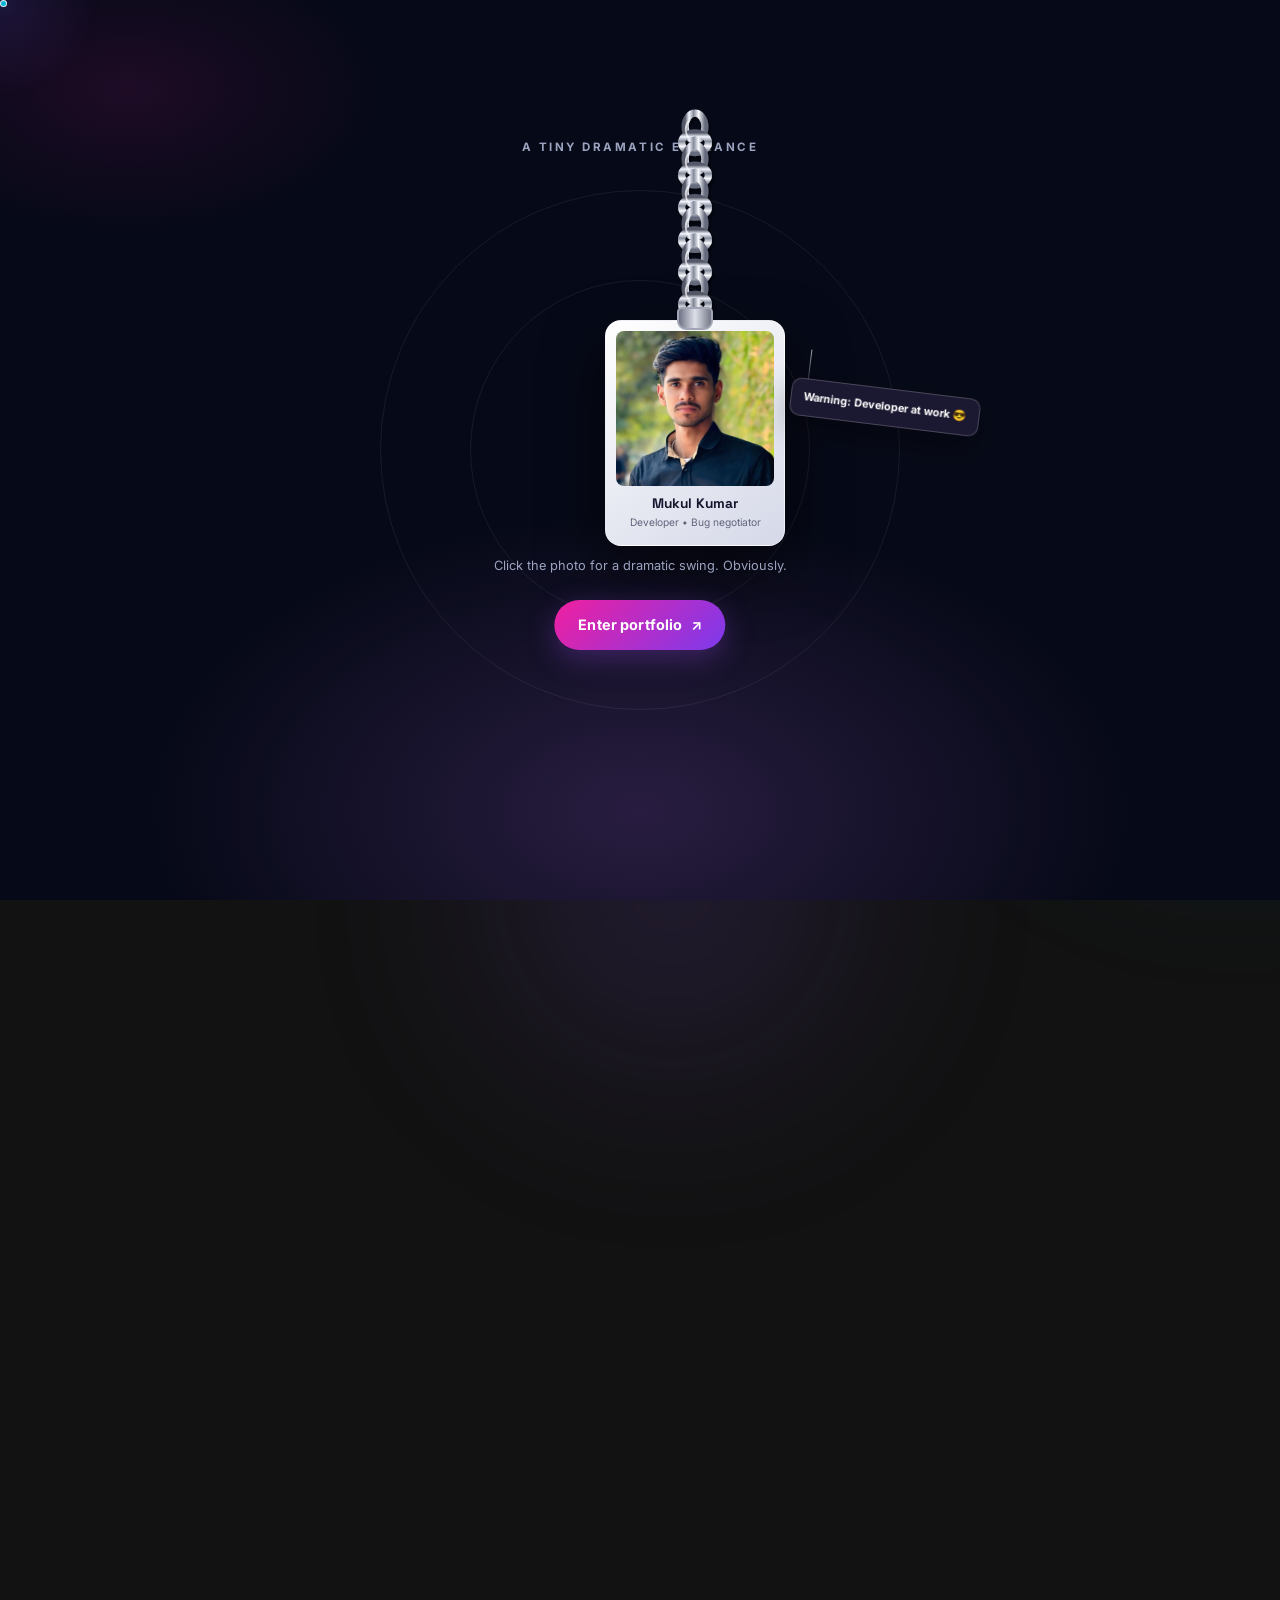
<file: index.html>
<!DOCTYPE html>
<html lang="en">
<head>
  <meta charset="UTF-8">
  <meta name="viewport" content="width=device-width, initial-scale=1.0">
  <meta name="theme-color" content="#0b1026">
  <meta name="description" content="Mukul Kumar — developer, chai enthusiast, and professional tab collector.">
  <title>Mukul Kumar — Developer &amp; Professional Tab Collector</title>
  <link rel="stylesheet" href="style.css">
  <script src="script.js" defer></script>
</head>
<body class="intro-active" data-page="home">
  <div class="bg-orb orb-one" aria-hidden="true"></div><div class="bg-orb orb-two" aria-hidden="true"></div><div class="bg-orb orb-three" aria-hidden="true"></div><span class="cursor-glow" aria-hidden="true"></span>
  <div class="intro" id="intro" role="dialog" aria-label="Portfolio introduction">
    <div class="intro-content">
      <span class="intro-label">A tiny dramatic entrance</span>
      <div class="chain-swing">
        <svg class="chain-svg" viewBox="0 0 78 230" role="img" aria-label="A hanging metal chain">
          <defs>
            <linearGradient id="metal" x1="0" x2="1">
              <stop offset="0" stop-color="#555967"/><stop offset=".2" stop-color="#f3f5ff"/><stop offset=".43" stop-color="#858b9a"/><stop offset=".68" stop-color="#f9faff"/><stop offset="1" stop-color="#656b7c"/>
            </linearGradient>
            <filter id="chain-shadow" x="-80%" y="-20%" width="260%" height="150%"><feDropShadow dx="2" dy="3" stdDeviation="2" flood-color="#000" flood-opacity=".55"/></filter>
          </defs>
          <g class="chain-metal">
            <ellipse cx="39" cy="7" rx="11" ry="15"/><ellipse cx="39" cy="25" rx="11" ry="15" transform="rotate(90 39 25)"/>
            <ellipse cx="39" cy="43" rx="11" ry="15"/><ellipse cx="39" cy="61" rx="11" ry="15" transform="rotate(90 39 61)"/>
            <ellipse cx="39" cy="79" rx="11" ry="15"/><ellipse cx="39" cy="97" rx="11" ry="15" transform="rotate(90 39 97)"/>
            <ellipse cx="39" cy="115" rx="11" ry="15"/><ellipse cx="39" cy="133" rx="11" ry="15" transform="rotate(90 39 133)"/>
            <ellipse cx="39" cy="151" rx="11" ry="15"/><ellipse cx="39" cy="169" rx="11" ry="15" transform="rotate(90 39 169)"/>
            <ellipse cx="39" cy="187" rx="11" ry="15"/><ellipse cx="39" cy="205" rx="11" ry="15" transform="rotate(90 39 205)"/>
            <ellipse cx="39" cy="223" rx="11" ry="15"/>
          </g>
          <g class="chain-highlight"><path d="M32 1c-5 6-4 14 0 19M32 37c-5 6-4 14 0 19M32 73c-5 6-4 14 0 19M32 109c-5 6-4 14 0 19M32 145c-5 6-4 14 0 19M32 181c-5 6-4 14 0 19"/></g>
        </svg>
        <div class="id-card swing-trigger" tabindex="0" role="button" aria-label="Click or hover to swing the photo">
          <span class="card-clip"></span><div class="photo-wrap"><img src="my photo.jpeg" alt="Mukul Kumar profile photo"></div>
          <p class="card-name">Mukul Kumar</p><p class="card-role"> Developer • Bug negotiator</p>
        </div>
        <span class="warning-tag">Warning: Developer at work 😎</span>
      </div>
      <p class="intro-hint">Click the photo for a dramatic swing. Obviously.</p>
      <button class="button enter-button" id="enter-button" type="button">Enter portfolio <span aria-hidden="true">↗</span></button>
    </div>
  </div>

  <div class="site" id="site" inert>
    <header class="navbar"><nav class="container nav-inner" aria-label="Main navigation">
      <a class="brand" href="index.html" aria-current="page">mukul<span>.</span></a>
      <ul class="nav-links" id="nav-links">
        <li><a href="index.html" aria-current="page">Home</a></li><li><a href="about.html">About</a></li><li><a href="skills.html">Skills</a></li><li><a href="projects.html">Projects</a></li><li><a href="experience.html">Experience</a></li><li><a href="fun.html">Fun</a></li><li><a href="contact.html">Contact</a></li>
      </ul>
      <div class="nav-actions"><button class="theme-toggle" id="theme-toggle" type="button" aria-label="Switch to light theme" title="Toggle theme"><span id="theme-icon" aria-hidden="true">☀️</span></button><button class="menu-toggle" id="menu-toggle" type="button" aria-expanded="false" aria-controls="nav-links" aria-label="Open navigation menu"><span aria-hidden="true">☰</span></button></div>
    </nav></header>
    <main>
      <section class="hero" id="home"><div class="container hero-grid">
        <div class="reveal"><span class="availability"><span class="availability-dot"></span> Available for interesting things</span>
          <h1>Hey, I'm<br><span class="gradient-text">Mukul Kumar.</span></h1>
          <p class="hero-tagline"><span id="typing-text"></span><span class="typing-caret" aria-hidden="true"></span></p>
          <p class="hero-copy">I turn <strong>“this should be easy”</strong> into surprisingly good digital experiences — and occasionally into 37 open tabs.</p>
          <div class="hero-buttons"><a class="button" data-magnetic href="projects.html">View Projects <span aria-hidden="true">↘</span></a><a class="button button-secondary" data-magnetic href="contact.html">Contact Me <span aria-hidden="true">☕</span></a></div>
          <div class="hero-meta"><span class="avatar-stack" aria-hidden="true"><span class="mini-avatar">JS</span><span class="mini-avatar">CSS</span><span class="mini-avatar">☕</span></span><span>Built with curiosity &amp; questionable sleep hours</span></div>
        </div>
        <div class="hero-art reveal reveal-delay-2" aria-label="Developer portrait"><div class="hero-portrait"><img src="my photo.jpeg" alt="Portrait of Mukul Kumar"></div><span class="float-chip chip-code">{ "code": "I am a Happy Person" } ✨</span><span class="float-chip chip-coffee">"Fuel": "Team Work"</span> </div>
      </div></section>
      <section class="section"><div class="container">
        <div class="section-heading reveal"><span class="eyebrow">A quick intro</span><h2>Professional enough.<br><span class="gradient-text">Human enough.</span></h2><p>Yes, I also Google things I have Googled before.</p></div>
        <div class="bento-grid">
          <article class="bento-card glass bento-wide reveal"><span class="bento-icon" aria-hidden="true">🧠</span><h3>Curious by default. Developer by choice.</h3><p>I like making the web useful, thoughtful, and a little more fun. Clean code, tiny details, and buttons that actually do the thing: the dream.</p></article>
          <article class="bento-card glass reveal reveal-delay-1"><span class="bento-icon" aria-hidden="true">☕</span><h3>Powered by chai</h3><p>My build process has a very reliable hot beverage dependency.</p></article>
          <article class="bento-card glass reveal reveal-delay-2"><span class="bento-icon" aria-hidden="true">🧪</span><h3>Always experimenting</h3><p>New ideas welcome. Surprise console errors less so.</p></article>
        </div>
        <div class="section-action reveal"><a class="button" data-magnetic href="about.html">More about me <span aria-hidden="true">↗</span></a></div>
      </div></section>
      <section class="section"><div class="container">
        <div class="section-heading reveal"><span class="eyebrow">Selected work</span><h2>Fresh out of my<br><span class="gradient-text">drafts folder.</span></h2><p>Small previews of things built with curiosity and a suspicious number of browser tabs.</p></div>
        <div class="project-grid">
          <article class="project-card glass reveal" data-tilt><div class="project-art"><span class="project-art-icon" aria-hidden="true">🪴</span></div><div class="project-body"><div class="project-meta"><h3>Plant Parent</h3><span>2025</span></div><p>A dashboard for keeping houseplants alive. My fern did the QA.</p><div class="tag-list"><span class="tag">JavaScript</span><span class="tag">CSS</span></div></div></article>
          <article class="project-card glass reveal reveal-delay-1" data-tilt><div class="project-art"><span class="project-art-icon" aria-hidden="true">🧾</span></div><div class="project-body"><div class="project-meta"><h3>Split Happens</h3><span>2025</span></div><p>A no-drama bill splitter for friends who forget maths after dinner.</p><div class="tag-list"><span class="tag">React</span><span class="tag">TypeScript</span></div></div></article>
        </div>
        <div class="section-action reveal"><a class="button" data-magnetic href="projects.html">All projects <span aria-hidden="true">↗</span></a></div>
      </div></section>
      <section class="section"><div class="container"><div class="bento-card glass home-cta reveal"><span class="eyebrow">Have a good one?</span><h2>Let's make something<br><span class="gradient-text">delightfully useful.</span></h2><p>Project idea, kind meme, or strong chai recommendation — my inbox is open.</p><a class="button" data-magnetic href="contact.html">Contact me <span aria-hidden="true">↗</span></a></div></div></section>
    </main>
    <footer class="footer"><div class="container"><p>Made with <span class="heart">❤️</span>, ☕ and 100 Google searches.</p></div></footer>
  </div>
</body>
</html>
</file>
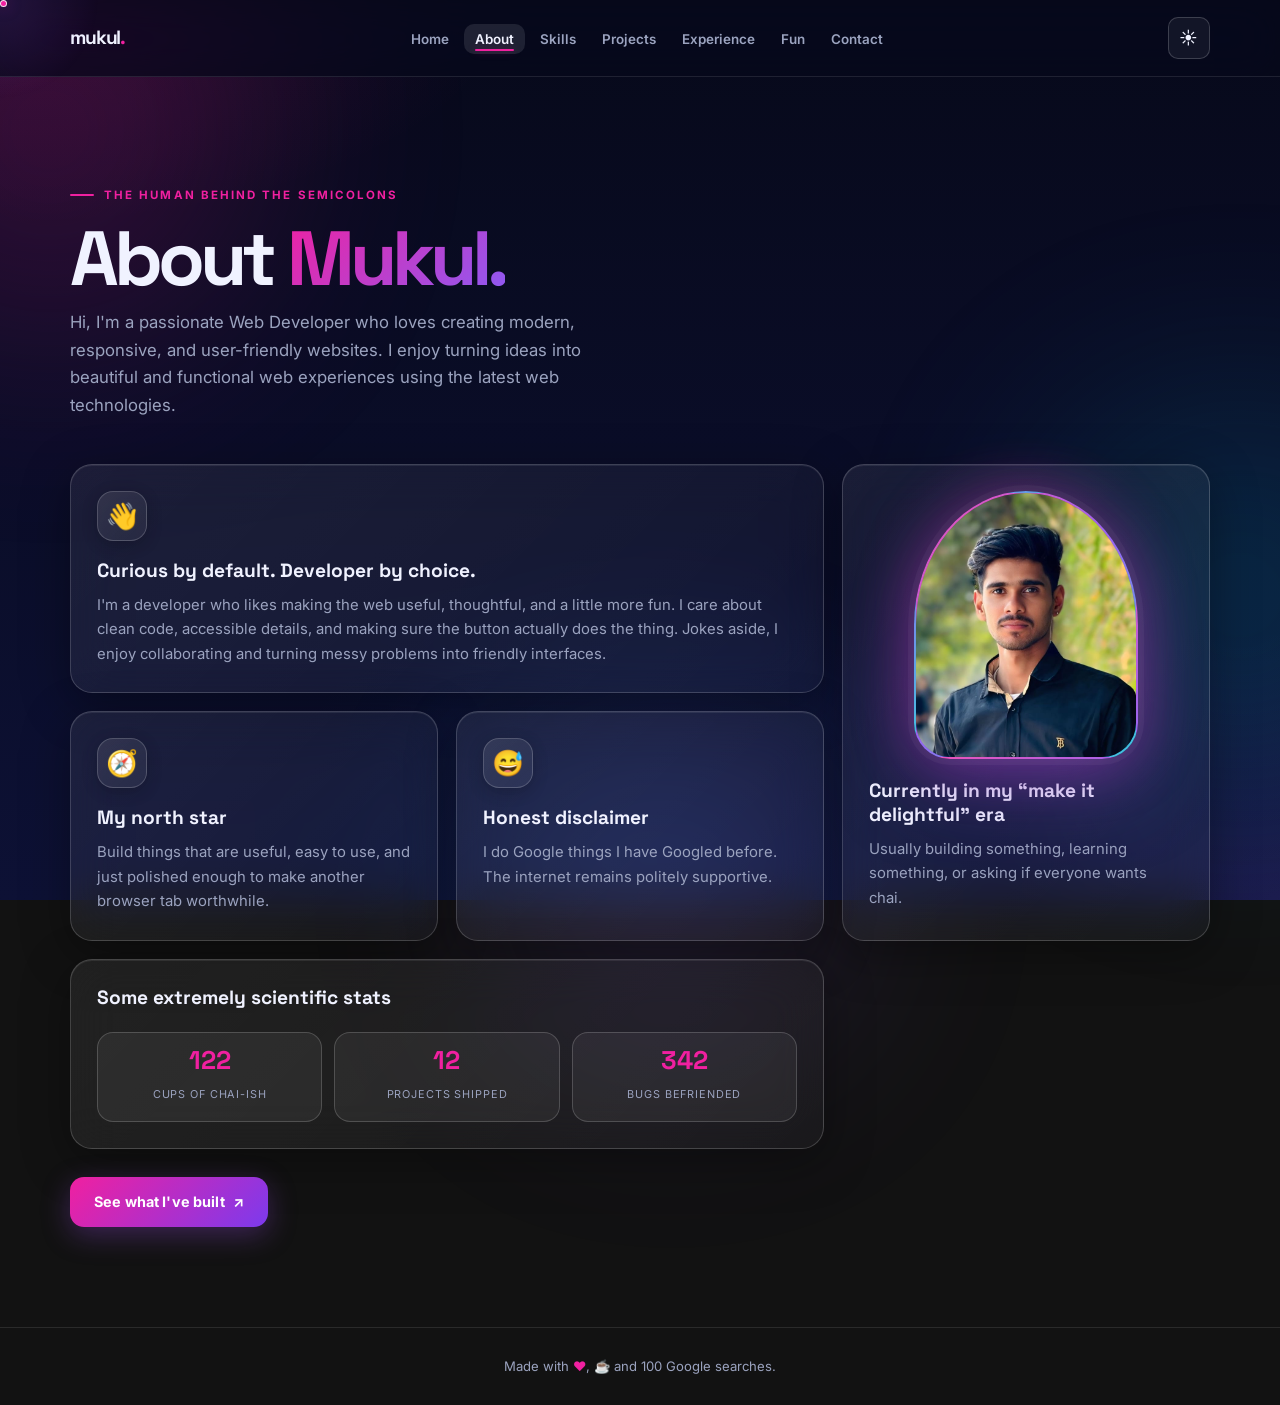
<file: about.html>
<!DOCTYPE html>
<html lang="en">
<head>
  <meta charset="UTF-8">
  <meta name="viewport" content="width=device-width, initial-scale=1.0">
  <meta name="theme-color" content="#0b1026">
  <meta name="description" content="Get to know Mukul Kumar: developer, chai enthusiast, and professional tab collector.">
  <title>About Mukul — A little context, a lot of chai</title>
  <link rel="stylesheet" href="style.css">
  <script src="script.js" defer></script>
</head>
<body data-page="about">
  <div class="bg-orb orb-one" aria-hidden="true"></div><div class="bg-orb orb-two" aria-hidden="true"></div><div class="bg-orb orb-three" aria-hidden="true"></div><span class="cursor-glow" aria-hidden="true"></span>
  <header class="navbar"><nav class="container nav-inner" aria-label="Main navigation">
    <a class="brand" href="index.html">mukul<span>.</span></a>
    <ul class="nav-links" id="nav-links">
      <li><a href="index.html">Home</a></li><li><a href="about.html" aria-current="page">About</a></li><li><a href="skills.html">Skills</a></li><li><a href="projects.html">Projects</a></li><li><a href="experience.html">Experience</a></li><li><a href="fun.html">Fun</a></li><li><a href="contact.html">Contact</a></li>
    </ul>
    <div class="nav-actions"><button class="theme-toggle" id="theme-toggle" type="button" aria-label="Switch to light theme" title="Toggle theme"><span id="theme-icon" aria-hidden="true">☀️</span></button><button class="menu-toggle" id="menu-toggle" type="button" aria-expanded="false" aria-controls="nav-links" aria-label="Open navigation menu"><span aria-hidden="true">☰</span></button></div>
  </nav></header>
  <main class="section"><div class="container">
    <div class="section-heading reveal"><span class="eyebrow">The human behind the semicolons</span><h1>About <span class="gradient-text">Mukul.</span></h1><p>
Hi, I'm a passionate Web Developer who loves creating modern, responsive, and user-friendly websites. I enjoy turning ideas into beautiful and functional web experiences using the latest web technologies.</p></div>
    <div class="bento-grid">
      <article class="bento-card glass bento-wide reveal"><span class="bento-icon" aria-hidden="true">👋</span><h3>Curious by default. Developer by choice.</h3><p>I'm a developer who likes making the web useful, thoughtful, and a little more fun. I care about clean code, accessible details, and making sure the button actually does the thing. Jokes aside, I enjoy collaborating and turning messy problems into friendly interfaces.</p></article>
      <article class="bento-card glass bento-tall reveal reveal-delay-1"><div class="hero-portrait about-photo"><img src="my photo.jpeg" alt="Portrait of Mukul Kumar"></div><h3>Currently in my “make it delightful” era</h3><p>Usually building something, learning something, or asking if everyone wants chai.</p></article>
      <article class="bento-card glass reveal"><span class="bento-icon" aria-hidden="true">🧭</span><h3>My north star</h3><p>Build things that are useful, easy to use, and just polished enough to make another browser tab worthwhile.</p></article>
      <article class="bento-card glass reveal reveal-delay-1"><span class="bento-icon" aria-hidden="true">😅</span><h3>Honest disclaimer</h3><p>I do Google things I have Googled before. The internet remains politely supportive.</p></article>
      <article class="bento-card glass bento-wide reveal"><h3>Some extremely scientific stats</h3><div class="stat-row"><div class="stat"><strong data-count="124">0</strong><span>Cups of chai-ish</span></div><div class="stat"><strong data-count="12">0</strong><span>Projects shipped</span></div><div class="stat"><strong data-count="347">0</strong><span>Bugs befriended</span></div></div></article>
    </div>
    <div class="section-action reveal"><a class="button" data-magnetic href="projects.html">See what I've built <span aria-hidden="true">↗</span></a></div>
  </div></main>
  <footer class="footer"><div class="container"><p>Made with <span class="heart">❤️</span>, ☕ and 100 Google searches.</p></div></footer>
</body>
</html>
</file>
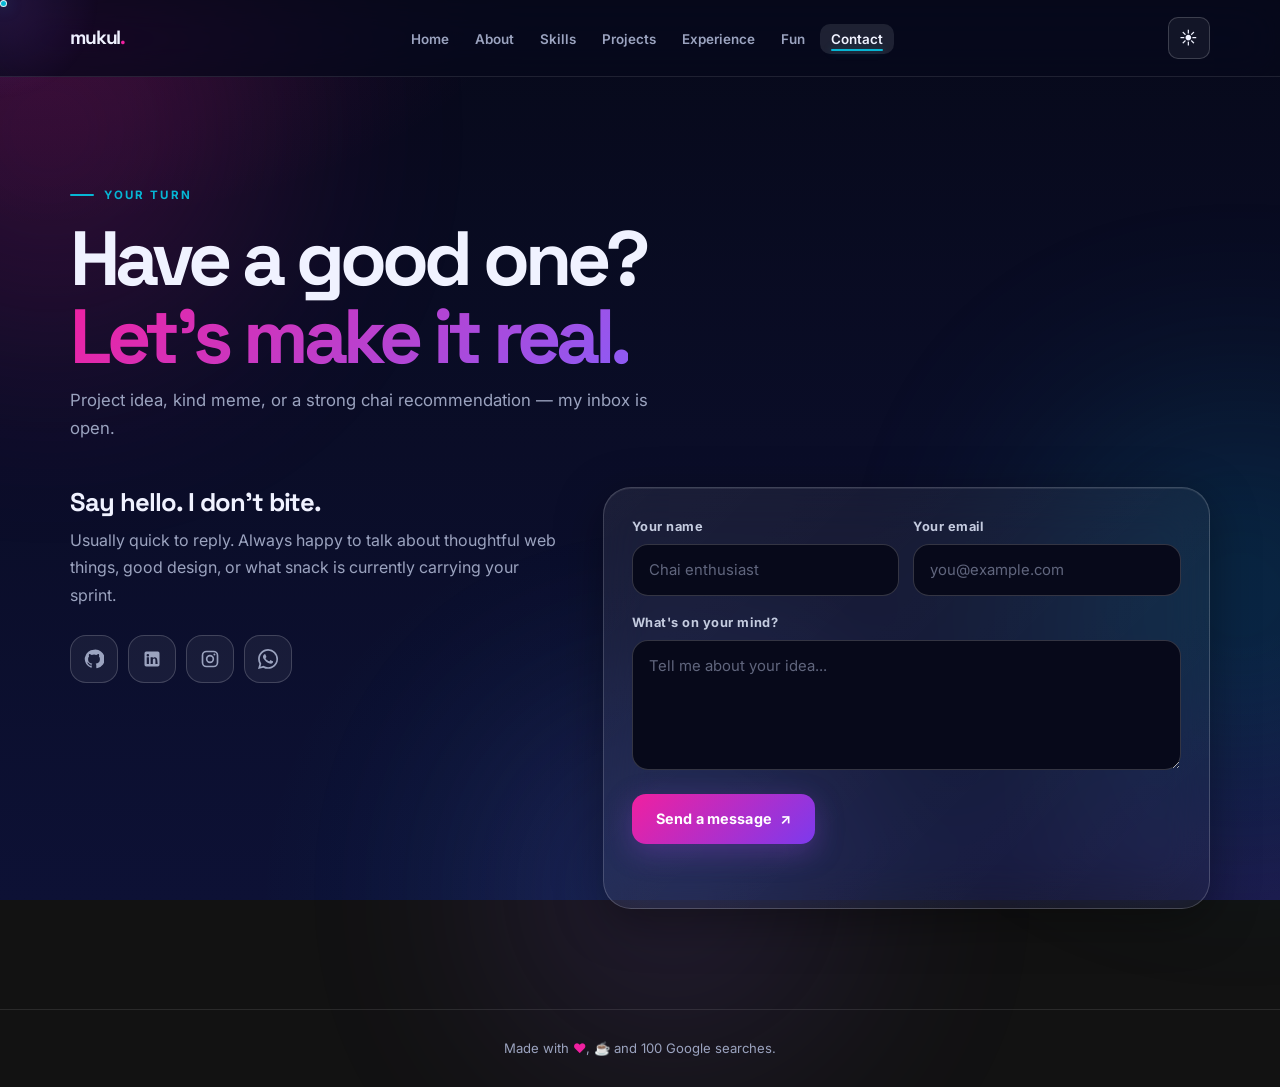
<file: contact.html>
<!DOCTYPE html>
<html lang="en">
<head>
  <meta charset="UTF-8"><meta name="viewport" content="width=device-width, initial-scale=1.0"><meta name="theme-color" content="#0b1026">
  <meta name="description" content="Contact Mukul Kumar about projects, collaboration, or your best chai recommendation.">
  <title>Contact — Mukul Kumar</title><link rel="stylesheet" href="style.css"><script src="script.js" defer></script>
</head>
<body data-page="contact">
  <div class="bg-orb orb-one" aria-hidden="true"></div><div class="bg-orb orb-two" aria-hidden="true"></div><div class="bg-orb orb-three" aria-hidden="true"></div><span class="cursor-glow" aria-hidden="true"></span>
  <header class="navbar"><nav class="container nav-inner" aria-label="Main navigation">
    <a class="brand" href="index.html">mukul<span>.</span></a><ul class="nav-links" id="nav-links">
      <li><a href="index.html">Home</a></li><li><a href="about.html">About</a></li><li><a href="skills.html">Skills</a></li><li><a href="projects.html">Projects</a></li><li><a href="experience.html">Experience</a></li><li><a href="fun.html">Fun</a></li><li><a href="contact.html" aria-current="page">Contact</a></li>
    </ul><div class="nav-actions"><button class="theme-toggle" id="theme-toggle" type="button" aria-label="Switch to light theme" title="Toggle theme"><span id="theme-icon" aria-hidden="true">☀️</span></button><button class="menu-toggle" id="menu-toggle" type="button" aria-expanded="false" aria-controls="nav-links" aria-label="Open navigation menu"><span aria-hidden="true">☰</span></button></div>
  </nav></header>
  <main class="section"><div class="container">
    <div class="section-heading reveal"><span class="eyebrow">Your turn</span><h1>Have a good one?<br><span class="gradient-text">Let's make it real.</span></h1><p>Project idea, kind meme, or a strong chai recommendation — my inbox is open.</p></div>
    <div class="contact-grid">
      <div class="contact-copy reveal"><h3>Say hello. I don't bite.</h3><p>Usually quick to reply. Always happy to talk about thoughtful web things, good design, or what snack is currently carrying your sprint.</p>
        <div class="social-links" aria-label="Social links">
          <a class="social-link" href="https://github.com/yourusername" target="_blank" rel="noreferrer" aria-label="GitHub" title="GitHub"><svg class="icon" viewBox="0 0 24 24" aria-hidden="true"><path d="M12 .9a11.1 11.1 0 0 0-3.51 21.63c.56.1.76-.24.76-.54v-2.1c-3.09.67-3.74-1.31-3.74-1.31-.5-1.28-1.23-1.62-1.23-1.62-1.01-.69.08-.68.08-.68 1.12.08 1.71 1.15 1.71 1.15 1 .1.85 2.04 3.22 1.44.1-.71.39-1.2.7-1.48-2.47-.28-5.07-1.24-5.07-5.5 0-1.22.44-2.21 1.15-2.99-.12-.28-.5-1.41.11-2.94 0 0 .94-.3 3.05 1.14a10.6 10.6 0 0 1 5.55 0c2.11-1.44 3.04-1.14 3.04-1.14.61 1.53.23 2.66.12 2.94.71.78 1.14 1.77 1.14 2.99 0 4.27-2.6 5.21-5.08 5.49.4.34.75 1.01.75 2.04v3.02c0 .3.2.65.77.54A11.1 11.1 0 0 0 12 .9Z"/></svg></a>
          <a class="social-link" href="https://linkedin.com/in/yourusername" target="_blank" rel="noreferrer" aria-label="LinkedIn" title="LinkedIn"><svg class="icon" viewBox="0 0 24 24" aria-hidden="true"><path d="M19 3a2 2 0 0 1 2 2v14a2 2 0 0 1-2 2H5a2 2 0 0 1-2-2V5a2 2 0 0 1 2-2h14ZM8.34 10H5.67v8h2.67v-8ZM7 5.93a1.55 1.55 0 1 0 0 3.1 1.55 1.55 0 0 0 0-3.1ZM18.34 13.42c0-2.42-1.29-3.55-3.01-3.55a2.6 2.6 0 0 0-2.33 1.28V10h-2.67v8H13v-4.43c0-1.17.22-2.3 1.67-2.3 1.43 0 1.45 1.34 1.45 2.38V18h2.66l-.44-4.58Z"/></svg></a>
          <a class="social-link" href="https://instagram.com/yourusername" target="_blank" rel="noreferrer" aria-label="Instagram" title="Instagram"><svg class="icon" viewBox="0 0 24 24" aria-hidden="true"><path d="M7.8 2h8.4A5.8 5.8 0 0 1 22 7.8v8.4a5.8 5.8 0 0 1-5.8 5.8H7.8A5.8 5.8 0 0 1 2 16.2V7.8A5.8 5.8 0 0 1 7.8 2Zm-.2 2A3.6 3.6 0 0 0 4 7.6v8.8A3.6 3.6 0 0 0 7.6 20h8.8a3.6 3.6 0 0 0 3.6-3.6V7.6A3.6 3.6 0 0 0 16.4 4H7.6ZM12 7a5 5 0 1 1 0 10 5 5 0 0 1 0-10Zm0 2a3 3 0 1 0 0 6 3 3 0 0 0 0-6Zm5.3-3.5a1.2 1.2 0 1 1 0 2.4 1.2 1.2 0 0 1 0-2.4Z"/></svg></a>
          <a class="social-link" href="https://wa.me/910000000000" target="_blank" rel="noreferrer" aria-label="WhatsApp" title="WhatsApp"><svg class="icon" viewBox="0 0 24 24" aria-hidden="true"><path d="M20.52 3.48A11.88 11.88 0 0 0 12.06 0C5.47 0 .11 5.35.11 11.95c0 2.1.55 4.15 1.6 5.96L0 24l6.24-1.64a11.94 11.94 0 0 0 5.81 1.48h.01c6.6 0 11.96-5.36 11.96-11.95 0-3.2-1.25-6.2-3.5-8.41ZM12.06 21.8a9.9 9.9 0 0 1-5.04-1.38l-.36-.21-3.7.97.99-3.6-.23-.37a9.87 9.87 0 0 1-1.52-5.26c0-5.46 4.45-9.9 9.92-9.9 2.65 0 5.14 1.03 7.02 2.91a9.83 9.83 0 0 1 2.9 7.01c0 5.47-4.45 9.9-9.98 9.9Zm5.45-7.41c-.3-.15-1.77-.87-2.05-.97-.27-.1-.47-.15-.67.15-.2.3-.77.97-.94 1.17-.17.2-.35.22-.65.07-.3-.15-1.26-.46-2.4-1.47-.89-.79-1.49-1.77-1.67-2.07-.17-.3-.02-.46.13-.6.14-.13.3-.35.45-.52.15-.18.2-.3.3-.5.1-.2.05-.38-.03-.52-.08-.15-.67-1.62-.92-2.22-.25-.58-.5-.5-.67-.51h-.57c-.2 0-.52.08-.8.38-.28.3-1.04 1.02-1.04 2.49s1.07 2.88 1.22 3.08c.15.2 2.1 3.21 5.08 4.5.7.3 1.25.49 1.68.62.71.23 1.36.2 1.87.12.57-.08 1.77-.72 2.02-1.42.25-.7.25-1.3.17-1.42-.07-.13-.27-.2-.57-.35Z"/></svg></a>
        </div>
      </div>
      <form class="contact-form glass reveal reveal-delay-1" id="contact-form"><div class="form-row">
        <div class="field"><label for="name">Your name</label><input id="name" name="name" autocomplete="name" required placeholder="Chai enthusiast"></div>
        <div class="field"><label for="email">Your email</label><input id="email" name="email" type="email" autocomplete="email" required placeholder="you@example.com"></div>
      </div><div class="field"><label for="message">What's on your mind?</label><textarea id="message" name="message" required placeholder="Tell me about your idea..."></textarea></div>
        <button class="button" type="submit" data-magnetic>Send a message <span aria-hidden="true">↗</span></button><p class="form-status" id="form-status" role="status" aria-live="polite"></p>
      </form>
    </div>
  </div></main>
  <footer class="footer"><div class="container"><p>Made with <span class="heart">❤️</span>, ☕ and 100 Google searches.</p></div></footer>
</body>
</html>
</file>
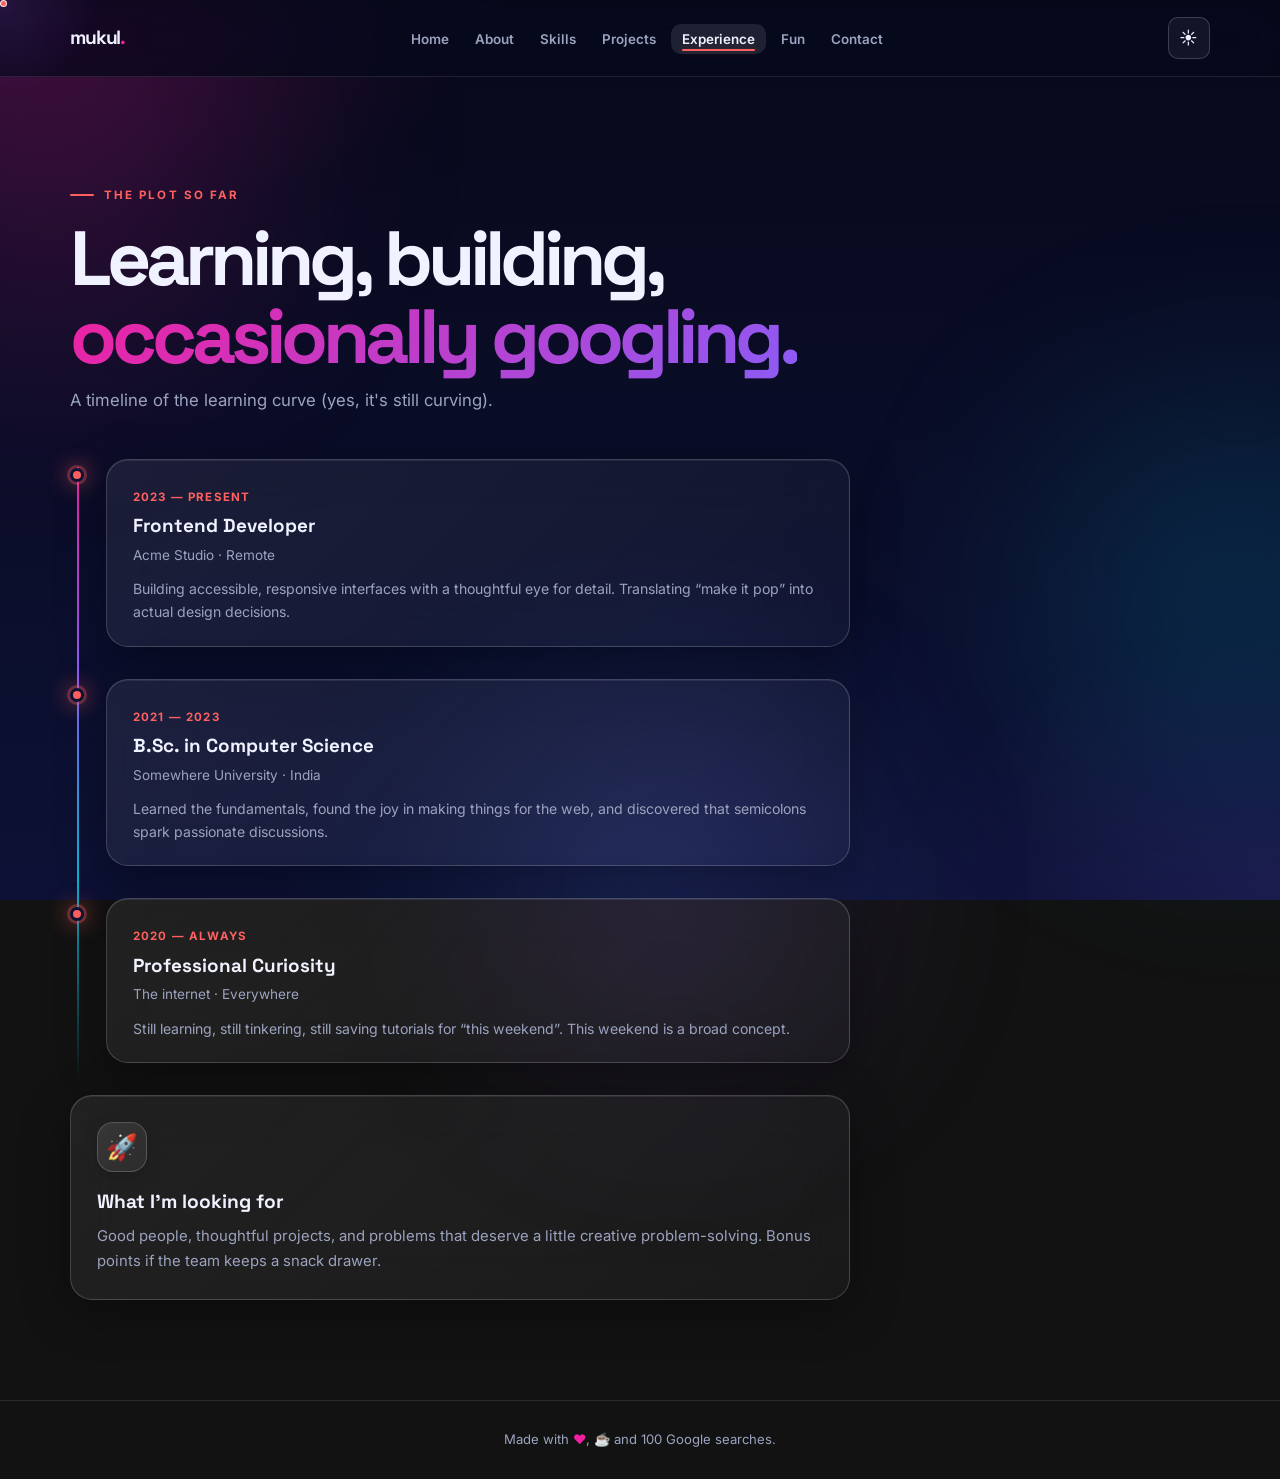
<file: experience.html>
<!DOCTYPE html>
<html lang="en">
<head>
  <meta charset="UTF-8"><meta name="viewport" content="width=device-width, initial-scale=1.0"><meta name="theme-color" content="#0b1026">
  <meta name="description" content="Mukul's education, experience, and ongoing professional curiosity.">
  <title>Experience — Mukul Kumar</title><link rel="stylesheet" href="style.css"><script src="script.js" defer></script>
</head>
<body data-page="experience">
  <div class="bg-orb orb-one" aria-hidden="true"></div><div class="bg-orb orb-two" aria-hidden="true"></div><div class="bg-orb orb-three" aria-hidden="true"></div><span class="cursor-glow" aria-hidden="true"></span>
  <header class="navbar"><nav class="container nav-inner" aria-label="Main navigation">
    <a class="brand" href="index.html">mukul<span>.</span></a><ul class="nav-links" id="nav-links">
      <li><a href="index.html">Home</a></li><li><a href="about.html">About</a></li><li><a href="skills.html">Skills</a></li><li><a href="projects.html">Projects</a></li><li><a href="experience.html" aria-current="page">Experience</a></li><li><a href="fun.html">Fun</a></li><li><a href="contact.html">Contact</a></li>
    </ul><div class="nav-actions"><button class="theme-toggle" id="theme-toggle" type="button" aria-label="Switch to light theme" title="Toggle theme"><span id="theme-icon" aria-hidden="true">☀️</span></button><button class="menu-toggle" id="menu-toggle" type="button" aria-expanded="false" aria-controls="nav-links" aria-label="Open navigation menu"><span aria-hidden="true">☰</span></button></div>
  </nav></header>
  <main class="section"><div class="container">
    <div class="section-heading reveal"><span class="eyebrow">The plot so far</span><h1>Learning, building,<br><span class="gradient-text">occasionally googling.</span></h1><p>A timeline of the learning curve (yes, it's still curving).</p></div>
    <div class="timeline">
      <article class="timeline-item reveal"><div class="timeline-card glass"><span class="timeline-date">2023 — PRESENT</span><h3>Frontend Developer</h3><span class="timeline-place">Acme Studio · Remote</span><p>Building accessible, responsive interfaces with a thoughtful eye for detail. Translating “make it pop” into actual design decisions.</p></div></article>
      <article class="timeline-item reveal"><div class="timeline-card glass"><span class="timeline-date">2021 — 2023</span><h3>B.Sc. in Computer Science</h3><span class="timeline-place">Somewhere University · India</span><p>Learned the fundamentals, found the joy in making things for the web, and discovered that semicolons spark passionate discussions.</p></div></article>
      <article class="timeline-item reveal"><div class="timeline-card glass"><span class="timeline-date">2020 — ALWAYS</span><h3>Professional Curiosity</h3><span class="timeline-place">The internet · Everywhere</span><p>Still learning, still tinkering, still saving tutorials for “this weekend”. This weekend is a broad concept.</p></div></article>
    </div>
    <div class="bento-card glass timeline-note reveal"><span class="bento-icon" aria-hidden="true">🚀</span><h3>What I'm looking for</h3><p>Good people, thoughtful projects, and problems that deserve a little creative problem-solving. Bonus points if the team keeps a snack drawer.</p></div>
  </div></main>
  <footer class="footer"><div class="container"><p>Made with <span class="heart">❤️</span>, ☕ and 100 Google searches.</p></div></footer>
</body>
</html>
</file>
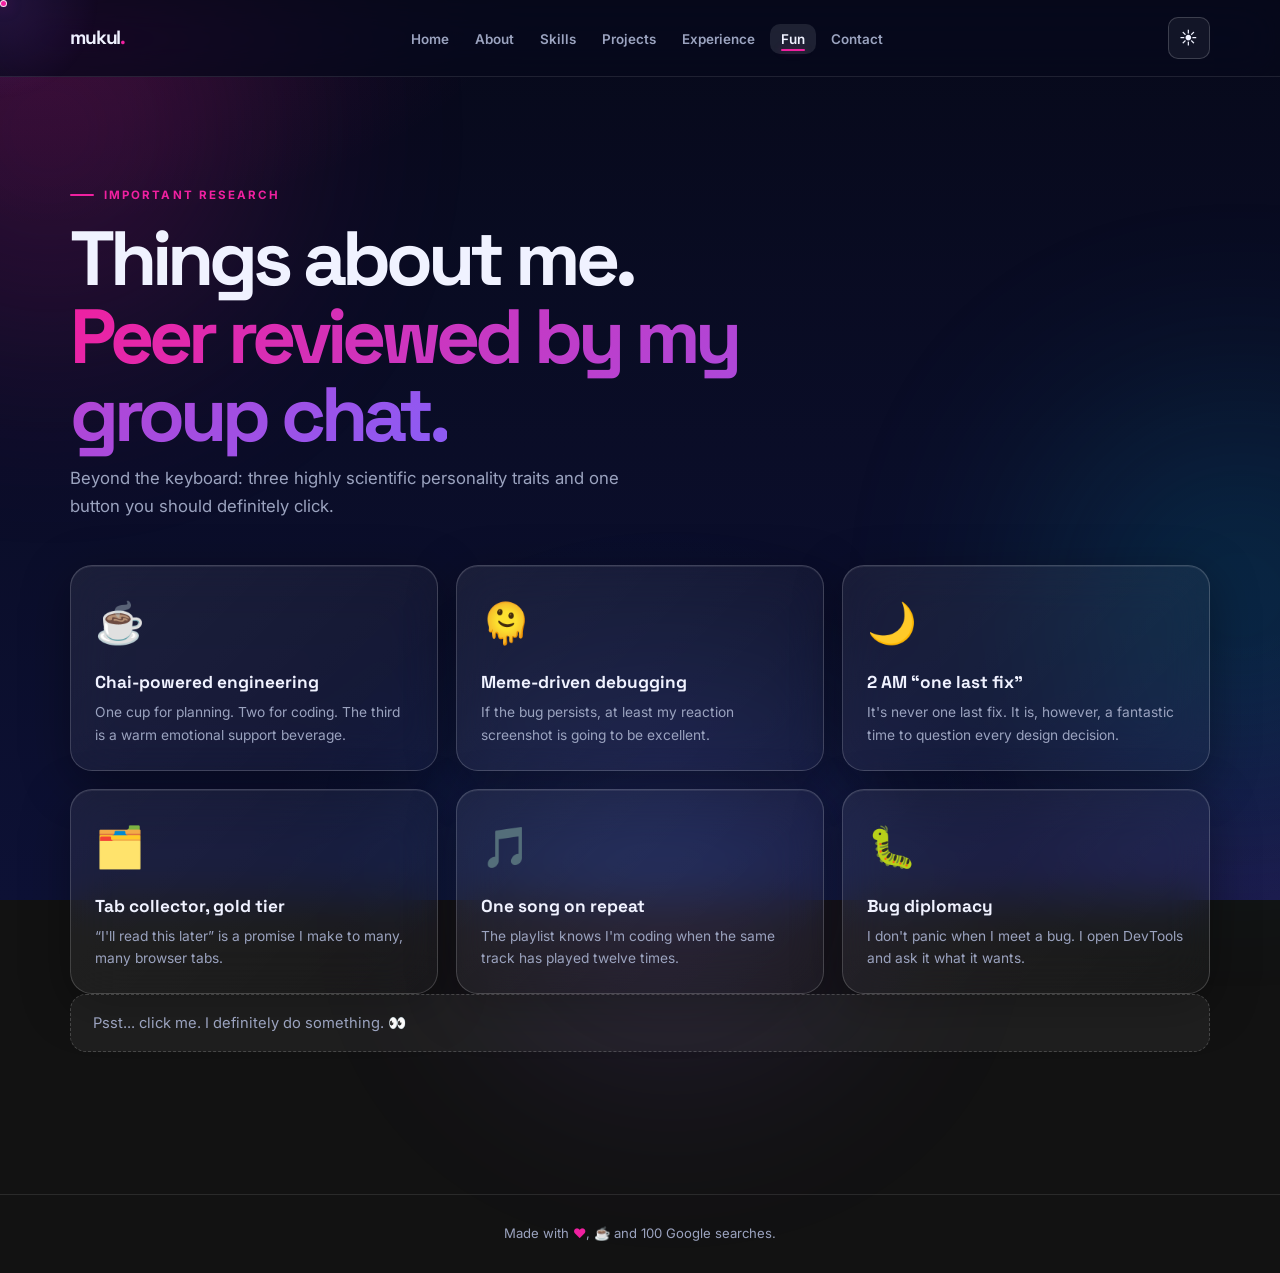
<file: fun.html>
<!DOCTYPE html>
<html lang="en">
<head>
  <meta charset="UTF-8"><meta name="viewport" content="width=device-width, initial-scale=1.0"><meta name="theme-color" content="#0b1026">
  <meta name="description" content="Scientifically questionable facts about Mukul: chai, memes, and late-night debugging.">
  <title>Fun Stuff — Mukul Kumar</title><link rel="stylesheet" href="style.css"><script src="script.js" defer></script>
</head>
<body data-page="fun">
  <div class="bg-orb orb-one" aria-hidden="true"></div><div class="bg-orb orb-two" aria-hidden="true"></div><div class="bg-orb orb-three" aria-hidden="true"></div><span class="cursor-glow" aria-hidden="true"></span>
  <header class="navbar"><nav class="container nav-inner" aria-label="Main navigation">
    <a class="brand" href="index.html">mukul<span>.</span></a><ul class="nav-links" id="nav-links">
      <li><a href="index.html">Home</a></li><li><a href="about.html">About</a></li><li><a href="skills.html">Skills</a></li><li><a href="projects.html">Projects</a></li><li><a href="experience.html">Experience</a></li><li><a href="fun.html" aria-current="page">Fun</a></li><li><a href="contact.html">Contact</a></li>
    </ul><div class="nav-actions"><button class="theme-toggle" id="theme-toggle" type="button" aria-label="Switch to light theme" title="Toggle theme"><span id="theme-icon" aria-hidden="true">☀️</span></button><button class="menu-toggle" id="menu-toggle" type="button" aria-expanded="false" aria-controls="nav-links" aria-label="Open navigation menu"><span aria-hidden="true">☰</span></button></div>
  </nav></header>
  <main class="section"><div class="container">
    <div class="section-heading reveal"><span class="eyebrow">Important research</span><h1>Things about me.<br><span class="gradient-text">Peer reviewed by my group chat.</span></h1><p>Beyond the keyboard: three highly scientific personality traits and one button you should definitely click.</p></div>
    <div class="fun-grid">
      <article class="fun-card glass reveal"><span class="fun-emoji" aria-hidden="true">☕</span><h3>Chai-powered engineering</h3><p>One cup for planning. Two for coding. The third is a warm emotional support beverage.</p></article>
      <article class="fun-card glass reveal reveal-delay-1"><span class="fun-emoji" aria-hidden="true">🫠</span><h3>Meme-driven debugging</h3><p>If the bug persists, at least my reaction screenshot is going to be excellent.</p></article>
      <article class="fun-card glass reveal reveal-delay-2"><span class="fun-emoji" aria-hidden="true">🌙</span><h3>2 AM “one last fix”</h3><p>It's never one last fix. It is, however, a fantastic time to question every design decision.</p></article>
      <article class="fun-card glass reveal"><span class="fun-emoji" aria-hidden="true">🗂️</span><h3>Tab collector, gold tier</h3><p>“I'll read this later” is a promise I make to many, many browser tabs.</p></article>
      <article class="fun-card glass reveal reveal-delay-1"><span class="fun-emoji" aria-hidden="true">🎵</span><h3>One song on repeat</h3><p>The playlist knows I'm coding when the same track has played twelve times.</p></article>
      <article class="fun-card glass reveal reveal-delay-2"><span class="fun-emoji" aria-hidden="true">🐛</span><h3>Bug diplomacy</h3><p>I don't panic when I meet a bug. I open DevTools and ask it what it wants.</p></article>
    </div>
    <div class="reveal"><button class="easter-egg" id="easter-egg" type="button">Psst... click me. I definitely do something. 👀</button><div class="egg-message" id="egg-message" role="status" aria-live="polite"></div></div>
  </div></main>
  <footer class="footer"><div class="container"><p>Made with <span class="heart">❤️</span>, ☕ and 100 Google searches.</p></div></footer>
</body>
</html>
</file>
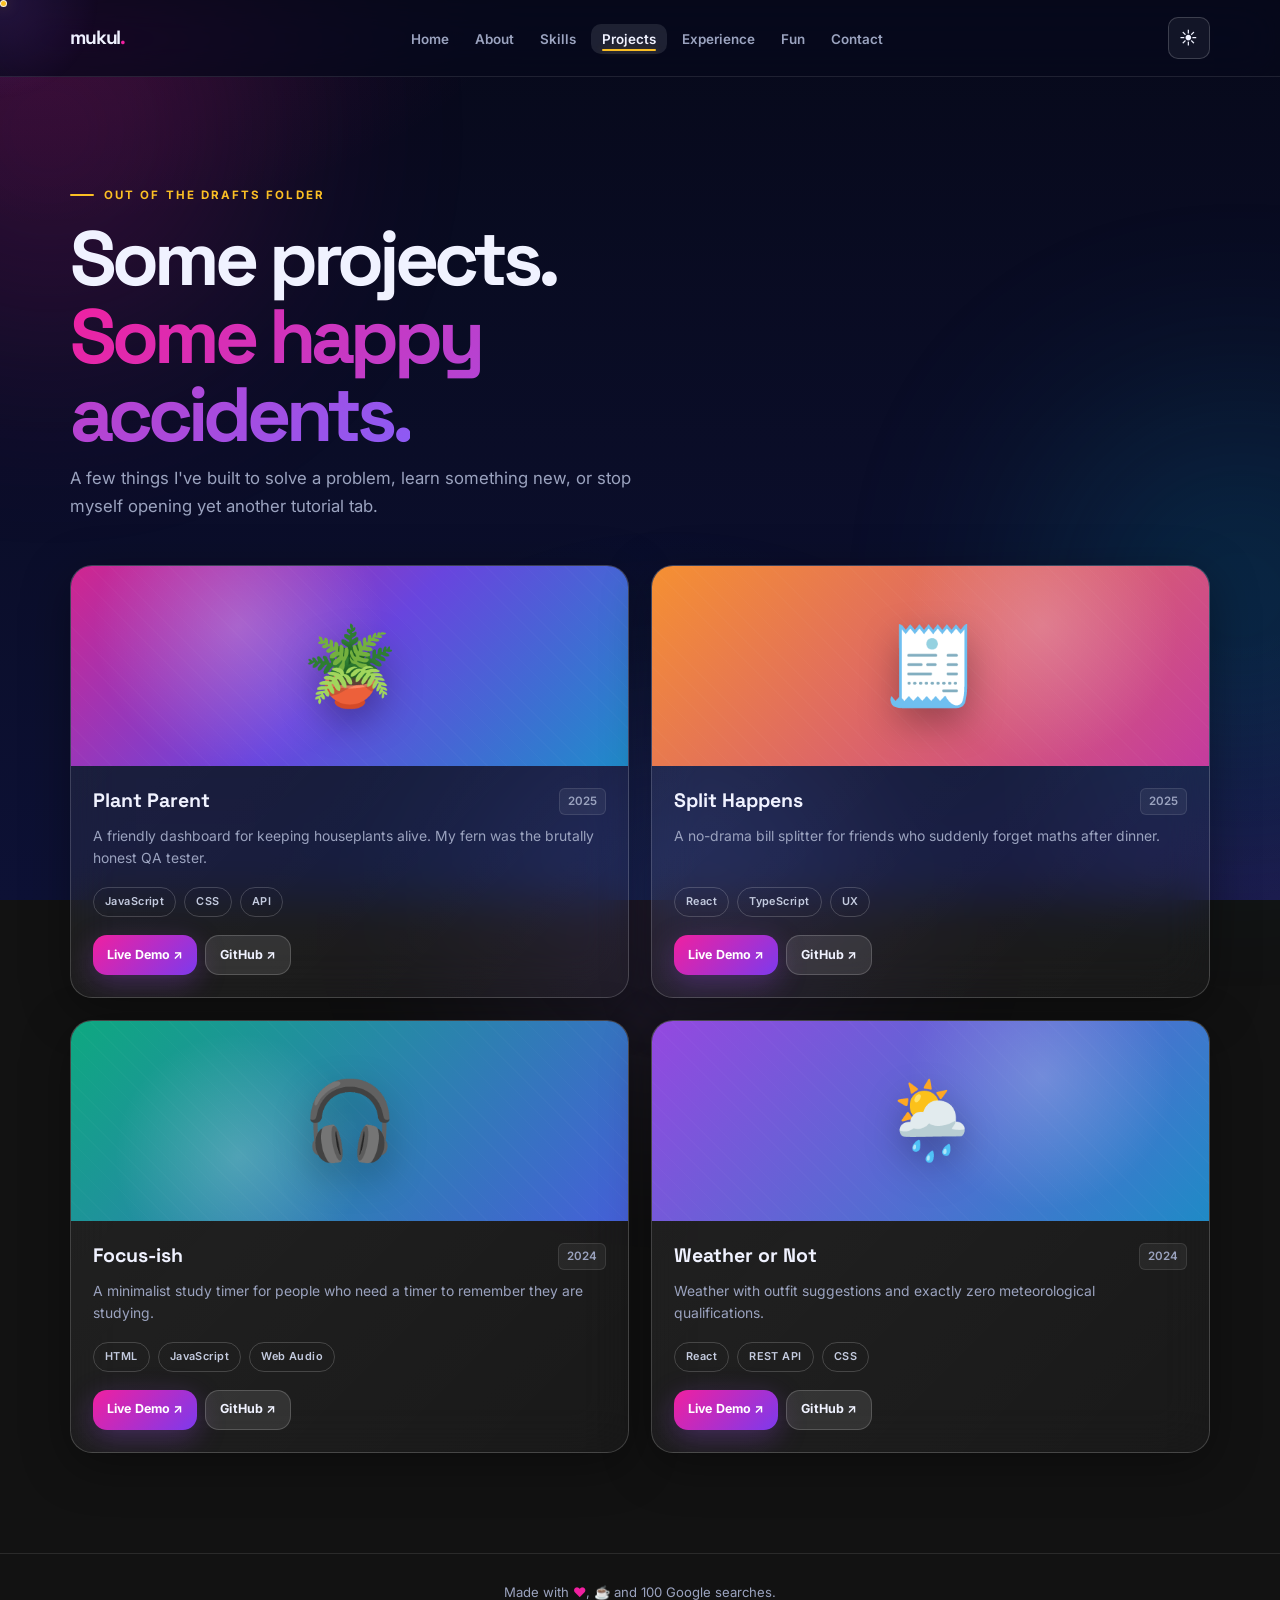
<file: projects.html>
<!DOCTYPE html>
<html lang="en">
<head>
  <meta charset="UTF-8"><meta name="viewport" content="width=device-width, initial-scale=1.0"><meta name="theme-color" content="#0b1026">
  <meta name="description" content="A few of Mukul's web projects, shipped from the drafts folder into the world.">
  <title>Projects — Mukul Kumar</title><link rel="stylesheet" href="style.css"><script src="script.js" defer></script>
</head>
<body data-page="projects">
  <div class="bg-orb orb-one" aria-hidden="true"></div><div class="bg-orb orb-two" aria-hidden="true"></div><div class="bg-orb orb-three" aria-hidden="true"></div><span class="cursor-glow" aria-hidden="true"></span>
  <header class="navbar"><nav class="container nav-inner" aria-label="Main navigation">
    <a class="brand" href="index.html">mukul<span>.</span></a><ul class="nav-links" id="nav-links">
      <li><a href="index.html">Home</a></li><li><a href="about.html">About</a></li><li><a href="skills.html">Skills</a></li><li><a href="projects.html" aria-current="page">Projects</a></li><li><a href="experience.html">Experience</a></li><li><a href="fun.html">Fun</a></li><li><a href="contact.html">Contact</a></li>
    </ul><div class="nav-actions"><button class="theme-toggle" id="theme-toggle" type="button" aria-label="Switch to light theme" title="Toggle theme"><span id="theme-icon" aria-hidden="true">☀️</span></button><button class="menu-toggle" id="menu-toggle" type="button" aria-expanded="false" aria-controls="nav-links" aria-label="Open navigation menu"><span aria-hidden="true">☰</span></button></div>
  </nav></header>
  <main class="section"><div class="container">
    <div class="section-heading reveal"><span class="eyebrow">Out of the drafts folder</span><h1>Some projects.<br><span class="gradient-text">Some happy accidents.</span></h1><p>A few things I've built to solve a problem, learn something new, or stop myself opening yet another tutorial tab.</p></div>
    <div class="project-grid">
      <article class="project-card glass reveal" data-tilt><div class="project-art"><span class="project-art-icon" aria-hidden="true">🪴</span></div><div class="project-body"><div class="project-meta"><h3>Plant Parent</h3><span>2025</span></div><p>A friendly dashboard for keeping houseplants alive. My fern was the brutally honest QA tester.</p><div class="tag-list"><span class="tag">JavaScript</span><span class="tag">CSS</span><span class="tag">API</span></div><div class="project-actions"><a class="button" href="https://example.com" target="_blank" rel="noreferrer">Live Demo ↗</a><a class="button button-secondary" href="https://github.com/yourusername/plant-parent" target="_blank" rel="noreferrer">GitHub ↗</a></div></div></article>
      <article class="project-card glass reveal reveal-delay-1" data-tilt><div class="project-art"><span class="project-art-icon" aria-hidden="true">🧾</span></div><div class="project-body"><div class="project-meta"><h3>Split Happens</h3><span>2025</span></div><p>A no-drama bill splitter for friends who suddenly forget maths after dinner.</p><div class="tag-list"><span class="tag">React</span><span class="tag">TypeScript</span><span class="tag">UX</span></div><div class="project-actions"><a class="button" href="https://example.com" target="_blank" rel="noreferrer">Live Demo ↗</a><a class="button button-secondary" href="https://github.com/yourusername/split-happens" target="_blank" rel="noreferrer">GitHub ↗</a></div></div></article>
      <article class="project-card glass reveal" data-tilt><div class="project-art"><span class="project-art-icon" aria-hidden="true">🎧</span></div><div class="project-body"><div class="project-meta"><h3>Focus-ish</h3><span>2024</span></div><p>A minimalist study timer for people who need a timer to remember they are studying.</p><div class="tag-list"><span class="tag">HTML</span><span class="tag">JavaScript</span><span class="tag">Web Audio</span></div><div class="project-actions"><a class="button" href="https://example.com" target="_blank" rel="noreferrer">Live Demo ↗</a><a class="button button-secondary" href="https://github.com/yourusername/focus-ish" target="_blank" rel="noreferrer">GitHub ↗</a></div></div></article>
      <article class="project-card glass reveal reveal-delay-1" data-tilt><div class="project-art"><span class="project-art-icon" aria-hidden="true">🌦️</span></div><div class="project-body"><div class="project-meta"><h3>Weather or Not</h3><span>2024</span></div><p>Weather with outfit suggestions and exactly zero meteorological qualifications.</p><div class="tag-list"><span class="tag">React</span><span class="tag">REST API</span><span class="tag">CSS</span></div><div class="project-actions"><a class="button" href="https://example.com" target="_blank" rel="noreferrer">Live Demo ↗</a><a class="button button-secondary" href="https://github.com/yourusername/weather-or-not" target="_blank" rel="noreferrer">GitHub ↗</a></div></div></article>
    </div>
  </div></main>
  <footer class="footer"><div class="container"><p>Made with <span class="heart">❤️</span>, ☕ and 100 Google searches.</p></div></footer>
</body>
</html>
</file>
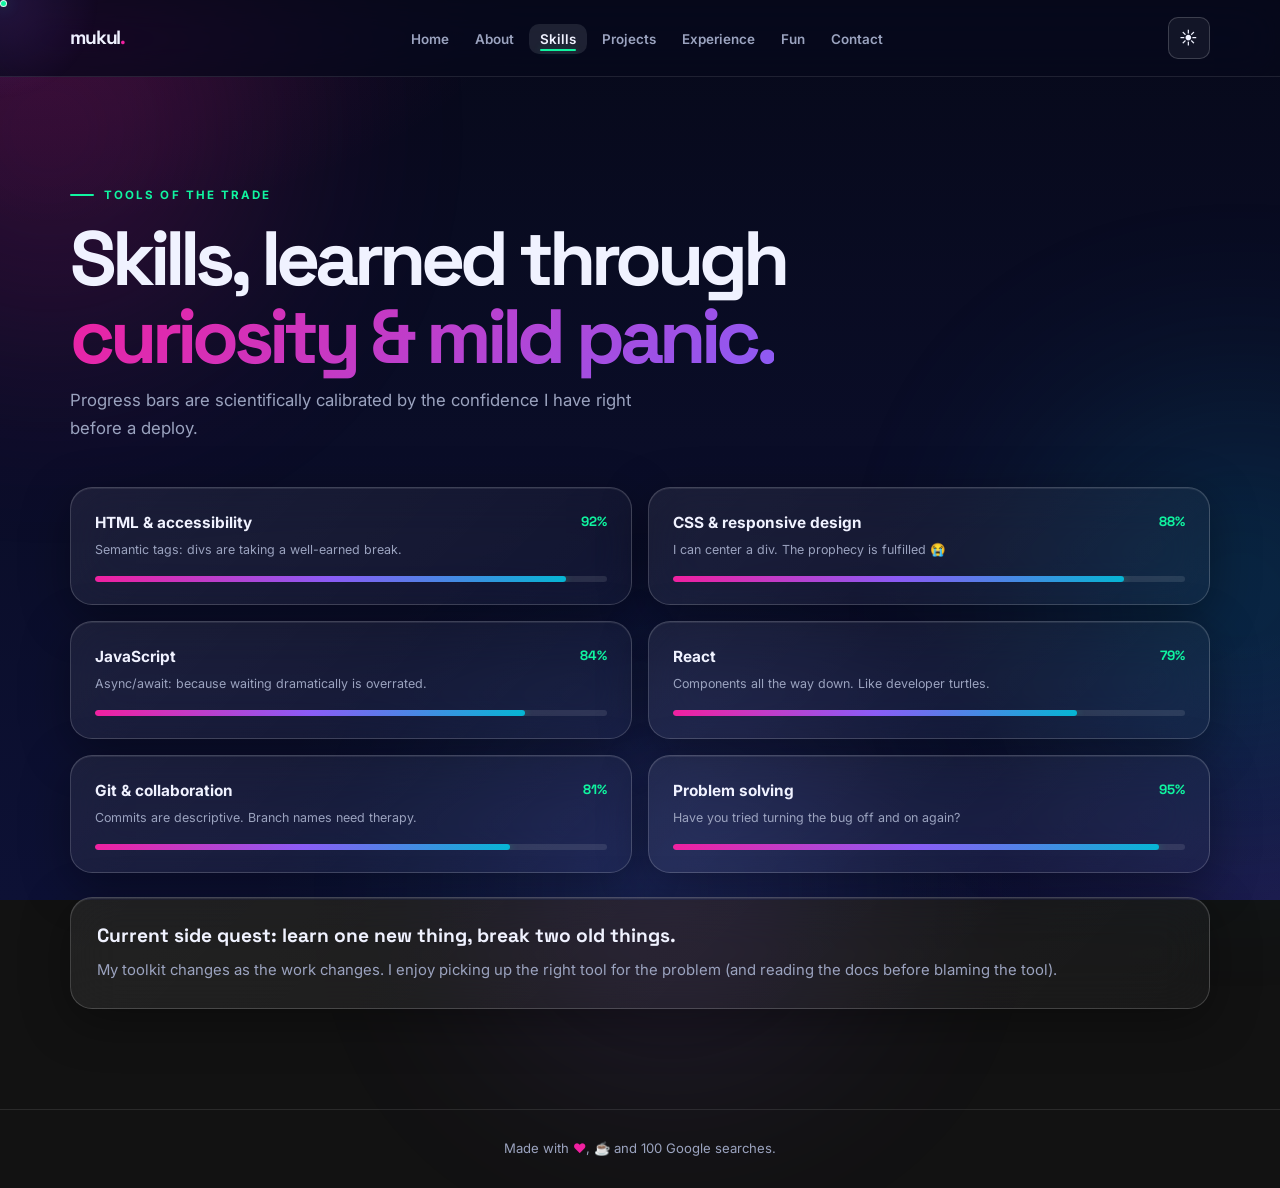
<file: skills.html>
<!DOCTYPE html>
<html lang="en">
<head>
  <meta charset="UTF-8"><meta name="viewport" content="width=device-width, initial-scale=1.0"><meta name="theme-color" content="#0b1026">
  <meta name="description" content="Mukul's developer toolkit, explained with suspiciously honest progress bars.">
  <title>Skills — Mukul Kumar</title><link rel="stylesheet" href="style.css"><script src="script.js" defer></script>
</head>
<body data-page="skills">
  <div class="bg-orb orb-one" aria-hidden="true"></div><div class="bg-orb orb-two" aria-hidden="true"></div><div class="bg-orb orb-three" aria-hidden="true"></div><span class="cursor-glow" aria-hidden="true"></span>
  <header class="navbar"><nav class="container nav-inner" aria-label="Main navigation">
    <a class="brand" href="index.html">mukul<span>.</span></a><ul class="nav-links" id="nav-links">
      <li><a href="index.html">Home</a></li><li><a href="about.html">About</a></li><li><a href="skills.html" aria-current="page">Skills</a></li><li><a href="projects.html">Projects</a></li><li><a href="experience.html">Experience</a></li><li><a href="fun.html">Fun</a></li><li><a href="contact.html">Contact</a></li>
    </ul><div class="nav-actions"><button class="theme-toggle" id="theme-toggle" type="button" aria-label="Switch to light theme" title="Toggle theme"><span id="theme-icon" aria-hidden="true">☀️</span></button><button class="menu-toggle" id="menu-toggle" type="button" aria-expanded="false" aria-controls="nav-links" aria-label="Open navigation menu"><span aria-hidden="true">☰</span></button></div>
  </nav></header>
  <main class="section"><div class="container">
    <div class="section-heading reveal"><span class="eyebrow">Tools of the trade</span><h1>Skills, learned through<br><span class="gradient-text">curiosity &amp; mild panic.</span></h1><p>Progress bars are scientifically calibrated by the confidence I have right before a deploy.</p></div>
    <div class="skill-grid">
      <article class="skill-card glass reveal"><div class="skill-top"><span class="skill-name">HTML &amp; accessibility</span><span class="skill-percent">92%</span></div><span class="skill-comment">Semantic tags: divs are taking a well-earned break.</span><div class="progress-track"><div class="progress-fill" style="--level:92%"></div></div></article>
      <article class="skill-card glass reveal reveal-delay-1"><div class="skill-top"><span class="skill-name">CSS &amp; responsive design</span><span class="skill-percent">88%</span></div><span class="skill-comment">I can center a div. The prophecy is fulfilled 😭</span><div class="progress-track"><div class="progress-fill" style="--level:88%"></div></div></article>
      <article class="skill-card glass reveal"><div class="skill-top"><span class="skill-name">JavaScript</span><span class="skill-percent">84%</span></div><span class="skill-comment">Async/await: because waiting dramatically is overrated.</span><div class="progress-track"><div class="progress-fill" style="--level:84%"></div></div></article>
      <article class="skill-card glass reveal reveal-delay-1"><div class="skill-top"><span class="skill-name">React</span><span class="skill-percent">79%</span></div><span class="skill-comment">Components all the way down. Like developer turtles.</span><div class="progress-track"><div class="progress-fill" style="--level:79%"></div></div></article>
      <article class="skill-card glass reveal"><div class="skill-top"><span class="skill-name">Git &amp; collaboration</span><span class="skill-percent">81%</span></div><span class="skill-comment">Commits are descriptive. Branch names need therapy.</span><div class="progress-track"><div class="progress-fill" style="--level:81%"></div></div></article>
      <article class="skill-card glass reveal reveal-delay-1"><div class="skill-top"><span class="skill-name">Problem solving</span><span class="skill-percent">95%</span></div><span class="skill-comment">Have you tried turning the bug off and on again?</span><div class="progress-track"><div class="progress-fill" style="--level:95%"></div></div></article>
    </div>
    <div class="bento-card glass section-note reveal"><h3>Current side quest: learn one new thing, break two old things.</h3><p>My toolkit changes as the work changes. I enjoy picking up the right tool for the problem (and reading the docs before blaming the tool).</p></div>
  </div></main>
  <footer class="footer"><div class="container"><p>Made with <span class="heart">❤️</span>, ☕ and 100 Google searches.</p></div></footer>
</body>
</html>
</file>
<file: style.css>
@import url("https://fonts.googleapis.com/css2?family=Inter:wght@300;400;500;600;700&family=Space+Grotesk:wght@400;500;600;700;800&display=swap");

/* ── Design Tokens ─────────────────────────────────────────────────────────── */
:root {
  color-scheme: dark;

  /* Backgrounds */
  --bg: #07091a;
  --bg-deep: #0d1135;
  --bg-card: rgba(255, 255, 255, 0.04);

  /* Surfaces */
  --surface: rgba(255, 255, 255, 0.055);
  --surface-strong: rgba(255, 255, 255, 0.10);
  --surface-hover: rgba(255, 255, 255, 0.085);

  /* Text */
  --text: #f0f2ff;
  --muted: #9ba3bf;
  --muted-light: #c4cbdf;

  /* Borders */
  --line: rgba(255, 255, 255, 0.10);
  --line-strong: rgba(255, 255, 255, 0.18);

  /* Brand Colors */
  --pink: #f020a0;
  --pink-glow: rgba(240, 32, 160, 0.35);
  --purple: #8b5cf6;
  --purple-glow: rgba(139, 92, 246, 0.35);
  --cyan: #06b6d4;
  --cyan-glow: rgba(6, 182, 212, 0.35);
  --yellow: #fbbf24;
  --mint: #10f5a0;
  --coral: #ff6060;
  --violet: #7c3aed;

  /* Per-page accents */
  --accent: var(--cyan);
  --accent-glow: var(--cyan-glow);

  /* Gradients */
  --grad-brand: linear-gradient(135deg, var(--pink), var(--purple), var(--cyan));
  --grad-hero: linear-gradient(135deg, var(--pink) 0%, var(--violet) 50%, var(--cyan) 100%);

  /* Effects */
  --shadow-sm: 0 4px 16px rgba(0, 0, 0, 0.2);
  --shadow: 0 12px 48px rgba(0, 0, 0, 0.35);
  --shadow-lg: 0 24px 80px rgba(0, 0, 0, 0.5);

  /* Nav */
  --nav: rgba(7, 9, 26, 0.80);

  /* Typography */
  --heading: "Space Grotesk", sans-serif;
  --body: "Inter", sans-serif;

  /* Radius */
  --radius-sm: 10px;
  --radius: 16px;
  --radius-lg: 22px;
  --radius-xl: 28px;
}

/* Per-page accent overrides */
body[data-page="about"]      { --accent: var(--pink);   --accent-glow: var(--pink-glow); }
body[data-page="skills"]     { --accent: var(--mint);   --accent-glow: rgba(16,245,160,.3); }
body[data-page="projects"]   { --accent: var(--yellow); --accent-glow: rgba(251,191,36,.3); }
body[data-page="experience"] { --accent: var(--coral);  --accent-glow: rgba(255,96,96,.3); }
body[data-page="fun"]        { --accent: var(--pink);   --accent-glow: var(--pink-glow); }
body[data-page="contact"]    { --accent: var(--cyan);   --accent-glow: var(--cyan-glow); }

/* Light theme overrides */
body.light-theme {
  color-scheme: light;
  --bg: #fafbff;
  --bg-deep: #f0eaff;
  --bg-card: rgba(255, 255, 255, 0.85);
  --surface: rgba(255, 255, 255, 0.75);
  --surface-strong: rgba(255, 255, 255, 0.92);
  --surface-hover: rgba(255, 255, 255, 0.95);
  --text: #14162e;
  --muted: #5a5f7a;
  --muted-light: #7a7f99;
  --line: rgba(40, 36, 76, 0.12);
  --line-strong: rgba(40, 36, 76, 0.22);
  --shadow: 0 12px 48px rgba(70, 47, 112, 0.14);
  --shadow-lg: 0 24px 80px rgba(70, 47, 112, 0.20);
  --nav: rgba(250, 251, 255, 0.88);
}

/* ── Reset & Base ──────────────────────────────────────────────────────────── */
*, *::before, *::after { box-sizing: border-box; margin: 0; padding: 0; }

html {
  min-width: 320px;
  overflow-x: clip;
  scroll-behavior: smooth;
  scroll-padding-top: 96px;
}

body {
  min-width: 320px;
  min-height: 100vh;
  overflow-x: hidden;
  background:
    radial-gradient(ellipse 80% 50% at 0% 0%, rgba(240, 32, 160, 0.12) 0%, transparent 50%),
    radial-gradient(ellipse 60% 60% at 100% 100%, rgba(139, 92, 246, 0.12) 0%, transparent 50%),
    radial-gradient(ellipse 50% 70% at 50% 100%, rgba(6, 182, 212, 0.08) 0%, transparent 60%),
    linear-gradient(180deg, var(--bg) 0%, var(--bg-deep) 100%);
  background-attachment: fixed;
  color: var(--text);
  font-family: var(--body);
  line-height: 1.65;
  font-size: 16px;
  transition: background-color 0.35s ease, color 0.35s ease;
}

body.intro-active { overflow: hidden; }
body.page-enter { animation: page-enter 0.5s ease both; }
body.page-leave { animation: page-leave 0.24s ease both; pointer-events: none; }

@keyframes page-enter { from { opacity: 0; transform: translateY(14px); } to { opacity: 1; transform: none; } }
@keyframes page-leave { to { opacity: 0; transform: translateY(-8px); } }

a { color: inherit; text-decoration: none; }
button, input, textarea { font: inherit; color: inherit; }
img { max-width: 100%; display: block; }
::selection { color: #fff; background: var(--purple); }

/* ── Layout Utilities ──────────────────────────────────────────────────────── */
.container { width: min(1140px, calc(100% - 48px)); margin-inline: auto; }

/* ── Typography Utilities ──────────────────────────────────────────────────── */
.gradient-text {
  color: transparent;
  background: var(--grad-brand);
  background-clip: text;
  -webkit-background-clip: text;
  background-size: 200% 200%;
  animation: gradient-shift 4s ease infinite;
}
@keyframes gradient-shift {
  0%, 100% { background-position: 0% 50%; }
  50%       { background-position: 100% 50%; }
}

.eyebrow {
  display: inline-flex;
  align-items: center;
  gap: 10px;
  color: var(--accent);
  font-size: 0.72rem;
  font-weight: 700;
  letter-spacing: 0.18em;
  text-transform: uppercase;
}
.eyebrow::before {
  content: "";
  width: 24px;
  height: 2px;
  background: currentColor;
  border-radius: 2px;
}

/* ── Section Layout ────────────────────────────────────────────────────────── */
.section { position: relative; padding: 100px 0; }
.section-heading { max-width: 740px; margin-bottom: 44px; }
.section-heading h1,
.section-heading h2 {
  margin: 14px 0 12px;
  font: 700 clamp(2.4rem, 6vw, 4.8rem)/1.02 var(--heading);
  letter-spacing: -0.065em;
}
.section-heading p { max-width: 580px; color: var(--muted); font-size: 1.05rem; }
.section-action { margin-top: 28px; }
.section-note   { margin-top: 24px; }

/* ── Animated Background Orbs ──────────────────────────────────────────────── */
.bg-orb {
  position: fixed;
  z-index: -1;
  border-radius: 50%;
  filter: blur(120px);
  opacity: 0.18;
  pointer-events: none;
  animation: orb-drift 18s ease-in-out infinite alternate;
}
.orb-one   { width: 420px; height: 420px; top: -80px;   left: -160px;  background: var(--pink);   }
.orb-two   { width: 380px; height: 380px; top: 45%;     right: -150px; background: var(--cyan);   animation-delay: -9s; }
.orb-three { width: 320px; height: 320px; bottom: -150px; left: 40%;   background: var(--purple); animation-delay: -14s; }

@keyframes orb-drift { to { transform: translate(80px, 60px) scale(1.2); } }

/* ── Glassmorphism Card ────────────────────────────────────────────────────── */
.glass {
  background: linear-gradient(135deg, rgba(255,255,255,0.07), rgba(255,255,255,0.03));
  border: 1px solid var(--line-strong);
  box-shadow: var(--shadow), inset 0 1px 0 rgba(255,255,255,0.08);
  backdrop-filter: blur(24px);
  -webkit-backdrop-filter: blur(24px);
  transition: border-color 0.3s ease, box-shadow 0.3s ease, transform 0.3s ease;
}
.glass:hover {
  border-color: rgba(255,255,255,0.22);
  box-shadow: var(--shadow-lg), inset 0 1px 0 rgba(255,255,255,0.10);
}
body.light-theme .glass {
  background: linear-gradient(135deg, rgba(255,255,255,0.85), rgba(255,255,255,0.65));
}

/* ── Buttons ───────────────────────────────────────────────────────────────── */
.button {
  position: relative;
  display: inline-flex;
  align-items: center;
  justify-content: center;
  gap: 8px;
  min-height: 50px;
  padding: 0 24px;
  border: none;
  border-radius: 14px;
  overflow: hidden;
  background: var(--grad-hero);
  background-size: 200% 200%;
  color: #fff;
  font-weight: 700;
  font-size: 0.9rem;
  letter-spacing: 0.01em;
  cursor: pointer;
  transition: transform 0.25s cubic-bezier(0.34, 1.56, 0.64, 1), box-shadow 0.25s ease, background-position 0.4s ease;
  box-shadow: 0 8px 28px rgba(140, 70, 210, 0.35);
}
.button::before {
  content: "";
  position: absolute;
  inset: 0;
  background: linear-gradient(135deg, rgba(255,255,255,0.22) 0%, transparent 60%);
  opacity: 0;
  transition: opacity 0.3s ease;
}
.button::after {
  content: "";
  position: absolute;
  top: -50%;
  left: -80%;
  width: 45%;
  height: 200%;
  background: rgba(255,255,255,0.28);
  transform: rotate(22deg);
  transition: left 0.5s ease;
}
.button:hover {
  transform: translateY(-4px) scale(1.02);
  box-shadow: 0 16px 44px rgba(140, 70, 210, 0.52);
  background-position: right center;
}
.button:hover::before { opacity: 1; }
.button:hover::after  { left: 130%; }
.button:active { transform: translateY(-1px) scale(0.99); }

.button-secondary {
  background: var(--surface-strong);
  border: 1px solid var(--line-strong);
  box-shadow: none;
  color: var(--text);
}
.button-secondary:hover {
  background: var(--surface-hover);
  border-color: var(--accent);
  box-shadow: 0 0 20px var(--accent-glow);
  transform: translateY(-3px);
}

/* ── Site Visibility ───────────────────────────────────────────────────────── */
.site {
  opacity: 0;
  transform: translateY(16px);
  transition: opacity 0.85s ease 0.1s, transform 0.85s ease 0.1s;
}
.site.is-visible { opacity: 1; transform: translateY(0); }

/* ── Navbar ────────────────────────────────────────────────────────────────── */
.navbar {
  position: sticky;
  z-index: 50;
  top: 0;
  border-bottom: 1px solid var(--line);
  background: var(--nav);
  backdrop-filter: blur(24px) saturate(180%);
  -webkit-backdrop-filter: blur(24px) saturate(180%);
  transition: background 0.3s ease;
}

.nav-inner {
  display: flex;
  align-items: center;
  justify-content: space-between;
  min-height: 76px;
}

.brand {
  font: 800 1.2rem/1 var(--heading);
  letter-spacing: -0.06em;
  position: relative;
}
.brand span { color: var(--pink); }
.brand::after {
  content: "";
  position: absolute;
  bottom: -3px;
  left: 0;
  width: 0;
  height: 2px;
  background: var(--grad-brand);
  border-radius: 2px;
  transition: width 0.3s ease;
}
.brand:hover::after { width: 100%; }

.nav-links {
  display: flex;
  align-items: center;
  gap: 4px;
  list-style: none;
}

.nav-links a {
  position: relative;
  padding: 7px 11px;
  color: var(--muted);
  font-size: 0.84rem;
  font-weight: 600;
  border-radius: var(--radius-sm);
  transition: color 0.2s ease, background 0.2s ease;
}
.nav-links a:hover { color: var(--text); background: var(--surface); }
.nav-links a[aria-current="page"] { color: var(--text); background: var(--surface-strong); }
.nav-links a[aria-current="page"]::after {
  content: "";
  position: absolute;
  bottom: 3px;
  left: 11px;
  right: 11px;
  height: 2px;
  border-radius: 2px;
  background: var(--accent);
  box-shadow: 0 0 8px var(--accent-glow);
}

.nav-actions { display: flex; align-items: center; gap: 8px; }

.theme-toggle,
.menu-toggle {
  display: grid;
  place-items: center;
  width: 42px;
  height: 42px;
  border: 1px solid var(--line-strong);
  border-radius: var(--radius-sm);
  background: var(--surface);
  cursor: pointer;
  font-size: 1.1rem;
  transition: border-color 0.2s ease, background 0.2s ease, transform 0.2s ease;
}
.theme-toggle:hover,
.menu-toggle:hover {
  border-color: var(--accent);
  background: var(--surface-strong);
  transform: scale(1.08);
}
.menu-toggle { display: none; }

/* ── Hero Section ──────────────────────────────────────────────────────────── */
.hero {
  position: relative;
  display: grid;
  min-height: min(760px, calc(100svh - 76px));
  align-items: center;
  padding: 72px 0 90px;
}

.hero-grid {
  display: grid;
  grid-template-columns: 1.15fr 0.85fr;
  align-items: center;
  gap: 48px;
}

.availability {
  display: inline-flex;
  align-items: center;
  gap: 9px;
  padding: 7px 14px;
  border: 1px solid var(--line-strong);
  border-radius: 999px;
  background: var(--surface);
  color: var(--muted-light);
  font-size: 0.76rem;
  font-weight: 600;
  backdrop-filter: blur(10px);
}
.availability-dot {
  width: 8px;
  height: 8px;
  border-radius: 50%;
  background: var(--mint);
  box-shadow: 0 0 0 3px rgba(16,245,160,0.25), 0 0 16px var(--mint);
  animation: pulse-dot 2.5s ease infinite;
}
@keyframes pulse-dot {
  0%, 100% { box-shadow: 0 0 0 3px rgba(16,245,160,0.25), 0 0 16px var(--mint); }
  50%       { box-shadow: 0 0 0 6px rgba(16,245,160,0.10), 0 0 28px var(--mint); }
}

.hero h1 {
  margin: 22px 0 16px;
  font: 800 clamp(3.5rem, 8.5vw, 7rem)/0.95 var(--heading);
  letter-spacing: -0.08em;
}

.hero-tagline {
  min-height: 38px;
  margin: 0 0 16px;
  font: 600 clamp(1.05rem, 2.2vw, 1.4rem)/1.3 var(--heading);
  color: var(--muted-light);
}

.typing-caret {
  display: inline-block;
  width: 2.5px;
  height: 1em;
  margin-left: 3px;
  background: var(--cyan);
  border-radius: 2px;
  vertical-align: -0.1em;
  animation: blink 0.8s steps(2) infinite;
  box-shadow: 0 0 10px var(--cyan-glow);
}
@keyframes blink { 50% { opacity: 0; } }

.hero-copy { max-width: 560px; color: var(--muted); font-size: 1.05rem; line-height: 1.7; }
.hero-copy strong { color: var(--text); font-weight: 600; }

.hero-buttons { display: flex; flex-wrap: wrap; gap: 14px; margin-top: 28px; }

.hero-meta {
  display: flex;
  align-items: center;
  gap: 12px;
  margin-top: 26px;
  color: var(--muted);
  font-size: 0.8rem;
}

.avatar-stack { display: flex; }
.mini-avatar {
  display: grid;
  place-items: center;
  width: 30px;
  height: 30px;
  margin-right: -8px;
  border: 2px solid var(--bg);
  border-radius: 50%;
  background: var(--grad-brand);
  font-size: 0.6rem;
  font-weight: 700;
  color: #fff;
  box-shadow: 0 0 8px rgba(120,75,160,0.4);
}

/* ── Hero Art ──────────────────────────────────────────────────────────────── */
.hero-art {
  position: relative;
  display: grid;
  min-height: 420px;
  place-items: center;
}

.hero-art::before,
.hero-art::after {
  content: "";
  position: absolute;
  border-radius: 50%;
  border: 1px solid var(--line-strong);
}
.hero-art::before { width: min(340px, 82vw); aspect-ratio: 1; }
.hero-art::after  {
  width: min(270px, 66vw);
  aspect-ratio: 1;
  border-style: dashed;
  border-color: var(--accent);
  opacity: 0.4;
  animation: orbit 28s linear infinite;
}
@keyframes orbit { to { transform: rotate(360deg); } }

.hero-portrait {
  position: relative;
  z-index: 1;
  width: 224px;
  height: 268px;
  overflow: hidden;
  border-radius: 50% 50% 36px 36px;
  border: 2px solid rgba(255,255,255,0.22);
  background: var(--grad-hero);
  box-shadow:
    0 0 0 6px rgba(255,255,255,0.04),
    0 24px 80px rgba(120, 70, 200, 0.5),
    0 0 60px var(--pink-glow);
  transition: box-shadow 0.4s ease;
}
.hero-portrait:hover {
  box-shadow:
    0 0 0 6px rgba(255,255,255,0.07),
    0 30px 90px rgba(120, 70, 200, 0.65),
    0 0 80px var(--pink-glow);
}
.hero-portrait img { width: 100%; height: 100%; object-fit: cover; }

.float-chip {
  position: absolute;
  z-index: 2;
  display: flex;
  align-items: center;
  gap: 8px;
  padding: 10px 15px;
  border-radius: var(--radius);
  background: var(--surface-strong);
  border: 1px solid var(--line-strong);
  backdrop-filter: blur(20px);
  box-shadow: var(--shadow);
  font-size: 0.74rem;
  font-weight: 700;
  animation: bob 4.5s ease-in-out infinite;
  white-space: nowrap;
}
.chip-code   { top: 60px;  left: 0%; }
.chip-coffee { right: -4%; bottom: 70px; animation-delay: -2.2s; }
@keyframes bob { 50% { transform: translateY(-12px) rotate(2deg); } }

/* ── Bento Grid ────────────────────────────────────────────────────────────── */
.bento-grid { display: grid; grid-template-columns: repeat(3, 1fr); gap: 18px; }
.bento-card { padding: 26px; border-radius: var(--radius-lg); transition: transform 0.3s ease; }
.bento-card:hover { transform: translateY(-5px); }
.bento-wide { grid-column: span 2; }
.bento-tall { grid-row: span 2; }

.bento-card h3 { margin: 0 0 10px; font: 700 1.2rem/1.25 var(--heading); }
.bento-card p  { margin: 0; color: var(--muted); font-size: 0.93rem; line-height: 1.65; }

.bento-icon {
  display: inline-grid;
  place-items: center;
  width: 50px;
  height: 50px;
  margin-bottom: 18px;
  border-radius: var(--radius);
  background: linear-gradient(135deg, var(--surface-strong), var(--surface));
  border: 1px solid var(--line-strong);
  font-size: 1.6rem;
  box-shadow: 0 4px 16px rgba(0,0,0,0.2);
}

.stat-row { display: grid; grid-template-columns: repeat(3, 1fr); gap: 12px; margin-top: 22px; }
.stat {
  padding: 15px 10px;
  border: 1px solid var(--line-strong);
  border-radius: var(--radius);
  text-align: center;
  background: var(--surface);
  transition: border-color 0.2s ease, transform 0.2s ease;
}
.stat:hover { border-color: var(--accent); transform: translateY(-2px); }
.stat strong {
  display: block;
  color: var(--accent);
  font: 800 1.6rem/1 var(--heading);
  margin-bottom: 6px;
}
.stat span { color: var(--muted); font-size: 0.68rem; text-transform: uppercase; letter-spacing: 0.08em; }

.about-photo { margin: 0 auto 20px; }
.home-cta { text-align: center; padding: 44px 32px; }
.home-cta h2 {
  margin: 14px 0 12px;
  font: 700 clamp(2rem, 5vw, 3.6rem)/1.06 var(--heading);
  letter-spacing: -0.05em;
}
.home-cta > p { color: var(--muted); margin-bottom: 24px; }
.timeline-note { max-width: 780px; }

/* ── Skill Cards ───────────────────────────────────────────────────────────── */
.skill-grid { display: grid; grid-template-columns: repeat(2, 1fr); gap: 16px; }
.skill-card { padding: 22px 24px; border-radius: var(--radius-lg); transition: transform 0.3s ease; }
.skill-card:hover { transform: translateY(-4px); }

.skill-top { display: flex; align-items: center; justify-content: space-between; gap: 12px; }
.skill-name { font-size: 0.96rem; font-weight: 700; }
.skill-percent { color: var(--accent); font-size: 0.84rem; font-weight: 800; font-family: var(--heading); }
.skill-comment { display: block; margin-top: 6px; color: var(--muted); font-size: 0.78rem; line-height: 1.5; }

.progress-track {
  height: 6px;
  margin-top: 16px;
  overflow: hidden;
  border-radius: 99px;
  background: var(--surface-strong);
}
.progress-fill {
  width: 0;
  height: 100%;
  border-radius: inherit;
  background: linear-gradient(90deg, var(--pink), var(--purple), var(--cyan));
  box-shadow: 0 0 10px var(--accent-glow);
  transition: width 1.1s cubic-bezier(0.2, 0.9, 0.2, 1);
}
.revealed .progress-fill { width: var(--level); }

/* ── Project Grid ──────────────────────────────────────────────────────────── */
.project-grid {
  display: grid;
  grid-template-columns: repeat(2, 1fr);
  gap: 22px;
  perspective: 1200px;
}
.project-card {
  overflow: hidden;
  border-radius: var(--radius-lg);
  transform-style: preserve-3d;
  transition: box-shadow 0.3s ease, transform 0.3s ease;
}
.project-card:hover { box-shadow: 0 32px 80px rgba(0,0,0,0.4); }

.project-art {
  position: relative;
  display: grid;
  height: 200px;
  place-items: center;
  overflow: hidden;
  background: radial-gradient(circle at 30% 30%, rgba(255,255,255,0.22), transparent 35%),
              linear-gradient(135deg, #d0268f, #6845de, #1f8cca);
}
.project-card:nth-child(2) .project-art {
  background: radial-gradient(circle at 70% 30%, rgba(255,255,255,0.20), transparent 33%),
              linear-gradient(135deg, #f59032, #c43b9e);
}
.project-card:nth-child(3) .project-art {
  background: radial-gradient(circle at 30% 68%, rgba(255,255,255,0.20), transparent 30%),
              linear-gradient(135deg, #0ea880, #4560d8);
}
.project-card:nth-child(4) .project-art {
  background: radial-gradient(circle at 70% 28%, rgba(255,255,255,0.20), transparent 32%),
              linear-gradient(135deg, #9448e0, #1f8ac6);
}
.project-art::before {
  content: "";
  position: absolute;
  inset: 0;
  background: repeating-linear-gradient(45deg,rgba(255,255,255,0.02) 0px,rgba(255,255,255,0.02) 1px,transparent 1px,transparent 14px);
}

.project-art-icon {
  position: relative;
  font-size: 4.8rem;
  filter: drop-shadow(0 14px 18px rgba(0,0,0,0.3));
  transform: translateZ(36px);
  transition: transform 0.35s cubic-bezier(0.34, 1.56, 0.64, 1);
}
.project-card:hover .project-art-icon { transform: translateZ(55px) scale(1.15) rotate(-6deg); }

.project-body { padding: 22px; }
.project-meta { display: flex; align-items: center; justify-content: space-between; gap: 10px; }
.project-meta h3 { margin: 0; font: 700 1.22rem/1.25 var(--heading); }
.project-meta span {
  color: var(--muted);
  font-size: 0.72rem;
  font-weight: 600;
  padding: 3px 8px;
  border-radius: 6px;
  background: var(--surface);
  border: 1px solid var(--line);
}
.project-body p { min-height: 46px; margin: 10px 0 16px; color: var(--muted); font-size: 0.87rem; line-height: 1.6; }

.tag-list, .project-actions { display: flex; flex-wrap: wrap; gap: 8px; }
.tag {
  padding: 5px 11px;
  border: 1px solid var(--line-strong);
  border-radius: 99px;
  color: var(--muted-light);
  font-size: 0.68rem;
  font-weight: 600;
  letter-spacing: 0.04em;
  transition: border-color 0.2s ease, color 0.2s ease;
}
.tag:hover { border-color: var(--accent); color: var(--accent); }
.project-actions { margin-top: 18px; }
.project-actions .button { min-height: 40px; padding-inline: 14px; font-size: 0.78rem; }

/* ── Timeline ──────────────────────────────────────────────────────────────── */
.timeline { position: relative; max-width: 780px; padding-left: 36px; }
.timeline::before {
  content: "";
  position: absolute;
  top: 8px;
  bottom: 15px;
  left: 7px;
  width: 2px;
  border-radius: 2px;
  background: linear-gradient(to bottom, var(--pink), var(--purple), var(--cyan), transparent);
}
.timeline-item { position: relative; padding-bottom: 32px; }
.timeline-item::before {
  content: "";
  position: absolute;
  top: 9px;
  left: -36px;
  width: 14px;
  height: 14px;
  border: 3px solid var(--bg-deep);
  border-radius: 50%;
  background: var(--accent);
  box-shadow: 0 0 0 3px var(--accent-glow), 0 0 22px var(--accent);
}
.timeline-card { padding: 22px 26px; border-radius: var(--radius-lg); transition: transform 0.25s ease; }
.timeline-card:hover { transform: translateX(4px); }
.timeline-date { color: var(--accent); font-size: 0.72rem; font-weight: 700; letter-spacing: 0.10em; text-transform: uppercase; }
.timeline-card h3 { margin: 6px 0 3px; font: 700 1.18rem/1.25 var(--heading); }
.timeline-place { color: var(--muted); font-size: 0.85rem; }
.timeline-card p { margin: 10px 0 0; color: var(--muted); font-size: 0.88rem; line-height: 1.65; }

/* ── Fun Grid ──────────────────────────────────────────────────────────────── */
.fun-grid { display: grid; grid-template-columns: repeat(3, 1fr); gap: 18px; }
.fun-card {
  min-height: 200px;
  padding: 24px;
  border-radius: var(--radius-lg);
  transition: transform 0.3s cubic-bezier(0.34, 1.56, 0.64, 1);
}
.fun-card:hover { transform: translateY(-8px) rotate(-1.5deg); }
.fun-emoji { display: block; margin-bottom: 16px; font-size: 2.5rem; }
.fun-card h3 { margin: 0 0 8px; font: 700 1.08rem/1.25 var(--heading); }
.fun-card p  { margin: 0; color: var(--muted); font-size: 0.86rem; line-height: 1.6; }

.easter-egg {
  display: block;
  width: 100%;
  padding: 16px 22px;
  border: 1px dashed var(--line-strong);
  border-radius: var(--radius);
  background: var(--surface);
  color: var(--muted);
  font-size: 0.92rem;
  cursor: pointer;
  transition: border-color 0.25s ease, transform 0.25s ease, box-shadow 0.25s ease, color 0.25s ease;
  text-align: left;
}
.easter-egg:hover {
  border-color: var(--accent);
  transform: rotate(-1deg) scale(1.02);
  box-shadow: 0 0 24px var(--accent-glow);
  color: var(--text);
}
.egg-message { min-height: 28px; margin-top: 14px; color: var(--yellow); font-weight: 700; font-size: 0.9rem; }

/* ── Contact ───────────────────────────────────────────────────────────────── */
.contact-grid {
  display: grid;
  grid-template-columns: 0.9fr 1.1fr;
  gap: 36px;
  align-items: start;
}
.contact-copy h3 { margin: 0 0 10px; font: 700 1.6rem/1.2 var(--heading); letter-spacing: -0.04em; }
.contact-copy > p { margin: 0; color: var(--muted); line-height: 1.7; }

.social-links { display: flex; flex-wrap: wrap; gap: 10px; margin-top: 26px; }
.social-link {
  display: grid;
  place-items: center;
  width: 48px;
  height: 48px;
  border: 1px solid var(--line-strong);
  border-radius: var(--radius);
  background: var(--surface);
  color: var(--muted);
  transition: color 0.25s ease, border-color 0.25s ease, transform 0.25s ease, box-shadow 0.25s ease;
}
.social-link:hover {
  border-color: var(--accent);
  color: var(--accent);
  transform: translateY(-5px) scale(1.08);
  box-shadow: 0 8px 24px var(--accent-glow);
}
.icon { width: 20px; height: 20px; fill: currentColor; }

.contact-form { padding: 28px; border-radius: var(--radius-xl); }
.form-row { display: grid; grid-template-columns: 1fr 1fr; gap: 14px; }
.field { margin-bottom: 16px; }
.field label { display: block; margin-bottom: 7px; font-size: 0.8rem; font-weight: 700; letter-spacing: 0.04em; color: var(--muted-light); }
.field input,
.field textarea {
  width: 100%;
  padding: 13px 16px;
  border: 1px solid var(--line-strong);
  border-radius: var(--radius);
  outline: none;
  background: var(--bg);
  color: var(--text);
  font-size: 0.93rem;
  transition: border-color 0.25s ease, box-shadow 0.25s ease, background 0.25s ease;
}
.field input::placeholder,
.field textarea::placeholder { color: var(--muted); opacity: 0.6; }
.field input:focus,
.field textarea:focus {
  border-color: var(--accent);
  background: var(--surface);
  box-shadow: 0 0 0 3px var(--accent-glow);
}
.field textarea { min-height: 130px; resize: vertical; }
.form-status { min-height: 24px; margin: 12px 0 0; color: var(--accent); font-size: 0.82rem; font-weight: 600; }

/* ── Footer ────────────────────────────────────────────────────────────────── */
.footer {
  padding: 28px 0;
  border-top: 1px solid var(--line);
  color: var(--muted);
  text-align: center;
  font-size: 0.82rem;
}
.footer p { margin: 0; }
.heart { color: var(--pink); display: inline-block; animation: heartbeat 1.5s ease infinite; }
@keyframes heartbeat {
  0%, 100% { transform: scale(1); }
  50%       { transform: scale(1.25); }
}

/* ── Scroll Reveal ─────────────────────────────────────────────────────────── */
.reveal {
  opacity: 0;
  transform: translateY(24px);
  transition: opacity 0.7s ease, transform 0.7s cubic-bezier(0.2, 0.8, 0.2, 1);
}
.reveal.revealed { opacity: 1; transform: translateY(0); }
.reveal-delay-1 { transition-delay: 0.10s; }
.reveal-delay-2 { transition-delay: 0.20s; }
.reveal-delay-3 { transition-delay: 0.30s; }

/* ── Intro Screen ──────────────────────────────────────────────────────────── */
.intro {
  position: fixed;
  z-index: 100;
  inset: 0;
  display: grid;
  place-items: center;
  overflow: hidden;
  background:
    radial-gradient(ellipse 70% 60% at 50% 90%, rgba(120,75,160,0.30), transparent 55%),
    radial-gradient(ellipse 50% 40% at 10% 10%, rgba(240,32,160,0.10), transparent 40%),
    #060917;
  transition: opacity 0.8s ease, visibility 0.8s ease;
}
.intro::before,
.intro::after {
  content: "";
  position: absolute;
  border-radius: 50%;
  border: 1px solid rgba(255,255,255,0.07);
}
.intro::before { width: 340px; height: 340px; }
.intro::after  { width: 520px; height: 520px; }
.intro.is-leaving { visibility: hidden; opacity: 0; pointer-events: none; }

.intro-content {
  position: relative;
  z-index: 1;
  width: min(760px, 100%);
  height: min(680px, 100svh);
}

.intro-label {
  position: absolute;
  top: 28px;
  left: 50%;
  transform: translateX(-50%);
  color: var(--muted);
  font-size: 0.72rem;
  font-weight: 700;
  letter-spacing: 0.22em;
  text-transform: uppercase;
  white-space: nowrap;
}

.chain-swing {
  position: absolute;
  top: 0;
  left: calc(50% - 95px);
  width: 300px;
  height: 100%;
  transform-origin: 50% 0;
  animation: gentle-swing 3.4s ease-in-out infinite;
}
.chain-svg {
  position: absolute;
  top: 0;
  left: 50%;
  width: 70px;
  height: 227px;
  overflow: visible;
  transform: translateX(-50%);
}
.chain-metal  { fill: none; stroke: url(#metal); stroke-width: 8; filter: url(#chain-shadow); }
.chain-highlight { fill: none; stroke: rgba(255,255,255,0.70); stroke-width: 2; }

.id-card {
  position: absolute;
  top: 210px;
  left: calc(50% - 90px);
  width: 180px;
  padding: 10px 10px 15px;
  border: 1px solid rgba(255,255,255,0.40);
  border-radius: var(--radius);
  background: linear-gradient(145deg, #fff, #d5d8e8);
  box-shadow: 0 26px 60px rgba(0,0,0,0.55);
  color: #171626;
}
.card-clip {
  position: absolute;
  top: -14px;
  left: 50%;
  transform: translateX(-50%);
  width: 36px;
  height: 23px;
  border: 2px solid #a2a5b5;
  border-radius: 5px 5px 9px 9px;
  background: linear-gradient(90deg, #6e7285, #dde0e8, #737887);
}
.photo-wrap { height: 155px; overflow: hidden; border-radius: 8px; background: linear-gradient(145deg, #b59cff, #75d5f5); }
.photo-wrap img { width: 100%; height: 100%; object-fit: cover; color: #24203c; }
.card-name { margin: 9px 0 0; font: 700 0.86rem/1.2 var(--heading); text-align: center; color: #14162e; }
.card-role { margin: 2px 0 0; color: #62647c; font-size: 0.64rem; text-align: center; }

.warning-tag {
  position: absolute;
  top: 278px;
  left: calc(50% + 95px);
  padding: 9px 12px;
  border: 1px solid rgba(255,255,255,0.20);
  border-radius: 10px;
  background: rgba(28, 25, 50, 0.95);
  backdrop-filter: blur(12px);
  box-shadow: 0 12px 32px rgba(0,0,0,0.35);
  color: #fff;
  font-size: 0.68rem;
  font-weight: 700;
  transform: rotate(7deg);
  white-space: nowrap;
}
.warning-tag::before {
  content: "";
  position: absolute;
  top: -30px;
  left: 14px;
  width: 1px;
  height: 30px;
  background: linear-gradient(rgba(255,255,255,0.65), rgba(255,255,255,0.15));
}

.intro-hint {
  position: absolute;
  top: 445px;
  left: 50%;
  transform: translateX(-50%);
  color: var(--muted);
  font-size: 0.8rem;
  white-space: nowrap;
}
.enter-button {
  position: absolute;
  top: 490px;
  left: 50%;
  min-width: 150px;
  border-radius: 99px;
  transform: translateX(-50%);
}
.enter-button:hover { transform: translateX(-50%) translateY(-4px); }

.swing-trigger { cursor: pointer; transform-origin: 50% 0; }
.swing-trigger:hover,
.swing-trigger:focus-visible,
.swing-trigger.swing-burst { animation: big-swing 0.9s ease-in-out 2; }

.intro.is-leaving .chain-swing  { animation: pull-up 0.9s cubic-bezier(0.7, 0, 0.3, 1) forwards; }
.intro.is-leaving .warning-tag  { animation: tag-pull 0.9s ease-in forwards; }
.intro.is-leaving .enter-button,
.intro.is-leaving .intro-hint,
.intro.is-leaving .intro-label  { opacity: 0; transition: opacity 0.2s ease; }

@keyframes gentle-swing { 0%, 100% { transform: rotate(2deg); } 50% { transform: rotate(-2.5deg); } }
@keyframes big-swing    { 0%, 100% { transform: rotate(0); } 25% { transform: rotate(13deg); } 70% { transform: rotate(-11deg); } }
@keyframes pull-up      { to { transform: translateY(-115vh) rotate(0); } }
@keyframes tag-pull     { to { transform: translate(65px, -120vh) rotate(45deg); opacity: 0; } }

/* ── Cursor Effects ────────────────────────────────────────────────────────── */
.cursor-glow {
  position: fixed;
  z-index: 110;
  top: 0;
  left: 0;
  width: 200px;
  height: 200px;
  border-radius: 50%;
  background: radial-gradient(circle, rgba(139,92,246,0.14), transparent 70%);
  pointer-events: none;
  transform: translate(-50%, -50%);
}
.cursor-dot {
  position: fixed;
  z-index: 111;
  top: 0;
  left: 0;
  width: 7px;
  height: 7px;
  border: 1px solid rgba(255,255,255,0.85);
  border-radius: 50%;
  background: var(--accent);
  box-shadow: 0 0 16px var(--accent-glow);
  pointer-events: none;
}

/* ── Scrollbar ─────────────────────────────────────────────────────────────── */
::-webkit-scrollbar       { width: 6px; }
::-webkit-scrollbar-track { background: var(--bg-deep); }
::-webkit-scrollbar-thumb { background: var(--line-strong); border-radius: 99px; }
::-webkit-scrollbar-thumb:hover { background: var(--accent); }

/* ── Responsive: 900px ─────────────────────────────────────────────────────── */
@media (max-width: 900px) {
  .nav-links { gap: 2px; }
  .nav-links a { font-size: 0.78rem; padding: 6px 9px; }
  .hero-grid { gap: 20px; }
  .hero-art { min-height: 360px; }
  .hero-portrait { width: 196px; height: 238px; }
  .section { padding: 80px 0; }
  .bento-grid { grid-template-columns: 1fr 1fr; }
}

/* ── Responsive: 720px ─────────────────────────────────────────────────────── */
@media (max-width: 720px) {
  .container { width: min(100% - 36px, 560px); }
  html { scroll-padding-top: 76px; }
  .nav-inner { min-height: 68px; }
  .menu-toggle { display: grid; }
  .nav-links {
    position: absolute;
    top: calc(100% + 1px);
    right: 0;
    left: 0;
    display: none;
    flex-direction: column;
    align-items: stretch;
    gap: 0;
    padding: 10px 20px 18px;
    border-bottom: 1px solid var(--line-strong);
    background: var(--nav);
    backdrop-filter: blur(24px);
  }
  .nav-links.is-open { display: flex; }
  .nav-links a { padding: 12px 8px; font-size: 0.94rem; border-radius: 0; }
  .nav-links a[aria-current="page"]::after { right: auto; width: 44px; }
  .hero { min-height: auto; padding: 60px 0 72px; }
  .hero-grid { grid-template-columns: 1fr; gap: 10px; }
  .hero h1 { font-size: clamp(3.2rem, 15vw, 5rem); }
  .hero-art { min-height: 340px; order: -1; }
  .hero-portrait { width: 186px; height: 228px; }
  .chip-code { top: 56px; left: 6%; }
  .chip-coffee { right: 4%; bottom: 56px; }
  .bento-grid { grid-template-columns: 1fr; }
  .bento-wide { grid-column: auto; }
  .bento-tall { grid-row: auto; }
  .skill-grid, .project-grid, .contact-grid { grid-template-columns: 1fr; }
  .fun-grid { grid-template-columns: 1fr 1fr; }
  .fun-card { min-height: auto; }
  .section { padding: 68px 0; }
  .home-cta { padding: 32px 24px; }
}

/* ── Responsive: 480px ─────────────────────────────────────────────────────── */
@media (max-width: 480px) {
  .container { width: calc(100% - 30px); }
  .hero h1 { font-size: clamp(2.8rem, 16vw, 4rem); }
  .hero-buttons .button { flex: 1; padding-inline: 12px; min-height: 46px; }
  .stat-row { gap: 8px; }
  .stat { padding-inline: 6px; }
  .stat span { font-size: 0.62rem; }
  .form-row { grid-template-columns: 1fr; gap: 0; }
  .contact-form { padding: 20px; }
  .fun-grid { grid-template-columns: 1fr; }
  .intro-content { transform: scale(0.87); }
  .warning-tag { top: 408px; left: 50%; transform: translateX(-50%) rotate(0deg); }
  .intro-hint { top: 451px; }
  .enter-button { top: 493px; }
}

/* ── Small height ──────────────────────────────────────────────────────────── */
@media (max-height: 620px) { .intro-content { transform: scale(0.80); } }

/* ── Fine pointer (mouse cursor effects) ───────────────────────────────────── */
@media (pointer: fine) {
  body { cursor: none; }
  a, button, input, textarea, [tabindex="0"] { cursor: none; }
}

/* ── Coarse pointer (touch) ────────────────────────────────────────────────── */
@media (pointer: coarse) { .cursor-glow { display: none; } }

/* ── Reduced motion ────────────────────────────────────────────────────────── */
@media (prefers-reduced-motion: reduce) {
  *, *::before, *::after {
    scroll-behavior: auto !important;
    animation-duration: 0.01ms !important;
    animation-iteration-count: 1 !important;
    transition-duration: 0.01ms !important;
  }
  .reveal { opacity: 1; transform: none; }
  .gradient-text { animation: none; }
  body { cursor: auto; }
  a, button, input, textarea, [tabindex="0"] { cursor: pointer; }
  .cursor-glow { display: none; }
}
</file>
